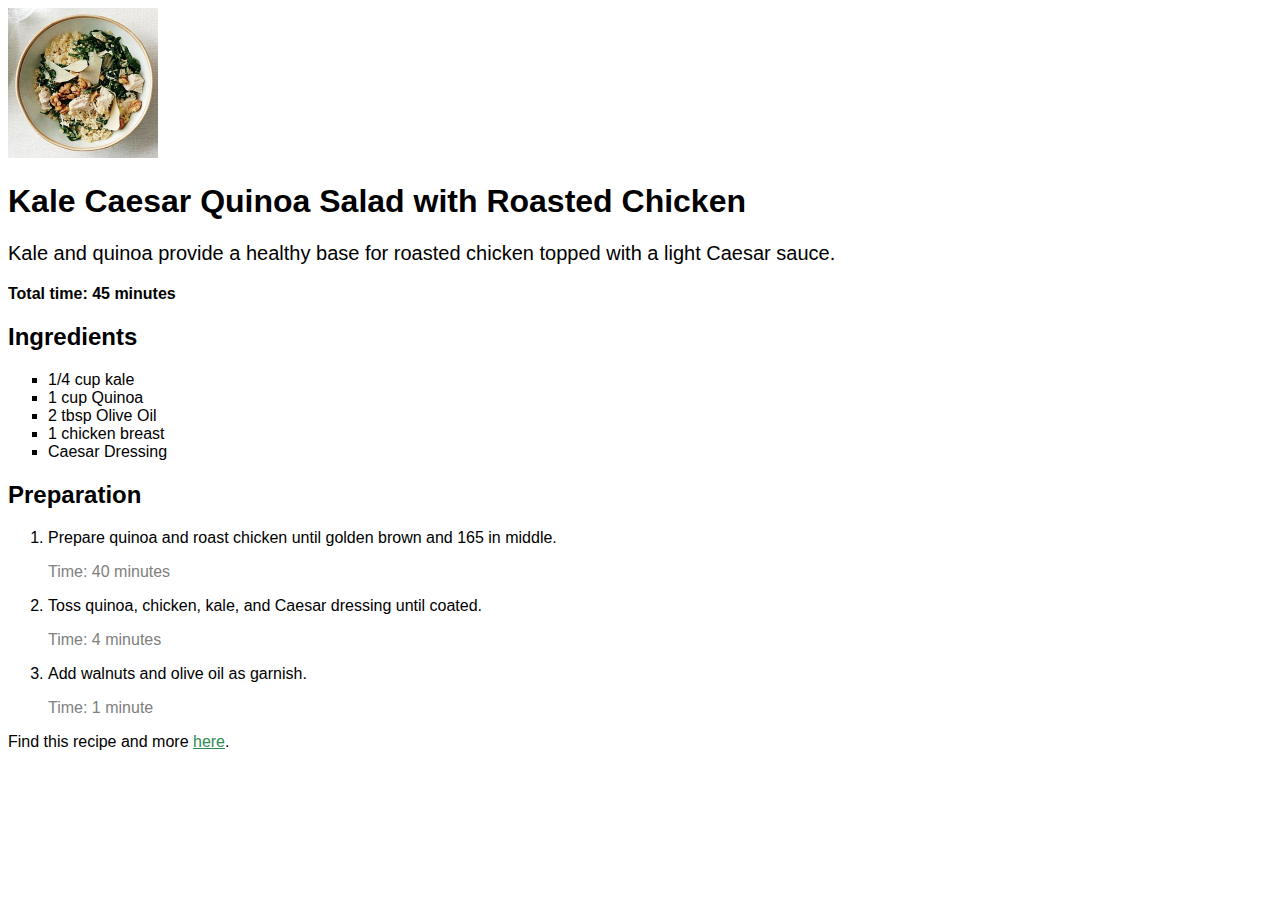
<file: 1-Healthy-Recipes/index.html>
<!DOCTYPE html>
<html>
  <head>
    <title>Quinoa and Kale Salad Recipe</title>
    <link href="style.css" type="text/css" rel="stylesheet" />
  </head>

  <body>
    <img src="salad.jpg" alt="Kale Caeasar Salad" />
    <h1>Kale Caesar Quinoa Salad with Roasted Chicken</h1>
    <p class="description">
      Kale and quinoa provide a healthy base for roasted chicken topped with a
      light Caesar sauce.
    </p>

    <p id="cook-time">Total time: 45 minutes</p>

    <h2>Ingredients</h2>
    <ul class="ingredients">
      <li>1/4 cup kale</li>
      <li>1 cup Quinoa</li>
      <li>2 tbsp Olive Oil</li>
      <li>1 chicken breast</li>
      <li>Caesar Dressing</li>
    </ul>

    <h2>Preparation</h2>
    <ol>
      <li>
        <p>
          Prepare quinoa and roast chicken until golden brown and 165 in middle.
        </p>
        <p class="time">Time: 40 minutes</p>
      </li>
      <li>
        <p>Toss quinoa, chicken, kale, and Caesar dressing until coated.</p>
        <p class="time">Time: 4 minutes</p>
      </li>
      <li>
        <p>Add walnuts and olive oil as garnish.</p>
        <p class="time">Time: 1 minute</p>
      </li>
    </ol>

    <p class="citation">
      Find this recipe and more
      <a
        href="http://www.myrecipes.com/recipe/kale-caesar-salad-chicken"
        target="_blank"
        class="external-link"
        >here</a
      >.
    </p>
  </body>
</html>
</file>
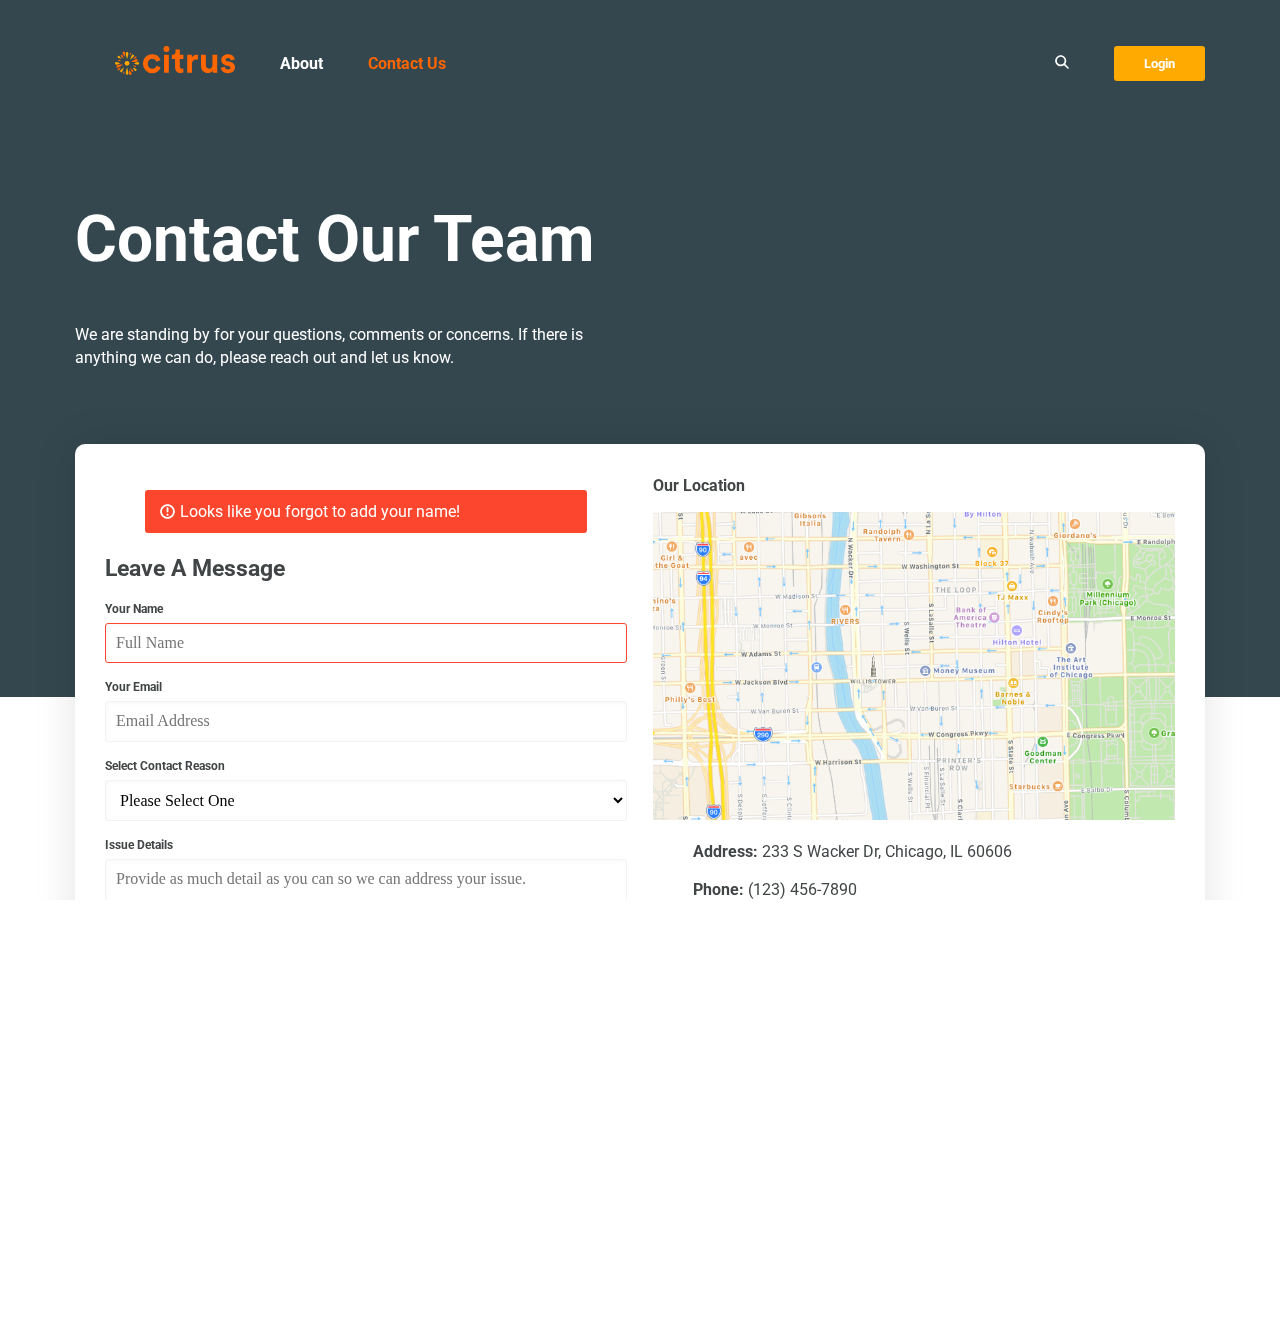
<file: 11-Citrus-Contact-Form/index.html>
<!DOCTYPE html>
<html lang="en">
  <head>
    <title>Color For UI</title>

    <!-- Meta -->
    <meta charset="utf-8" />
    <meta content="IE=edge,chrome=1" http-equiv="X-UA-Compatible" />
    <meta
      name="viewport"
      content="width=device-width, initial-scale=1.0, maximum-scale=1 user-scalable=no"
    />

    <!-- CSS -->
    <link
      rel="stylesheet"
      type="text/css"
      href="./resources/css/normalize.css"
    />
    <link rel="stylesheet" type="text/css" href="./resources/css/style.css" />

    <!-- Fonts -->
    <link
      href="https://fonts.googleapis.com/css?family=Roboto:400,700"
      rel="stylesheet"
    />
  </head>
  <body>
    <!-- Site Wide Header -->
    <header role="banner" aria-label="site-wide-navigation" class="site-header">
      <div class="container">
        <nav role="navigation" aria-label="navigation" class="site-header-nav">
          <ul class="site-nav-left">
            <li>
              <a href="#">
                <img
                  src="./resources/images/logo.svg"
                  alt="Citrus"
                  class="logo"
                />
              </a>
            </li>
            <li>
              <a href="#" class="site-nav-link">About</a>
            </li>
            <li>
              <a href="#" class="site-nav-link-active">Contact Us</a>
            </li>
          </ul>
          <ul class="site-nav-right">
            <li>
              <a
                href="#"
                class="site-nav-link"
                aria-label="site-wide-search-button"
                role="button"
              >
                <img src="./resources/images/icon-search.svg" alt="Search" />
              </a>
            </li>
            <li>
              <a
                href="#"
                class="button button-secondary button-small site-nav-link"
                >Login</a
              >
            </li>
          </ul>
        </nav>
      </div>
    </header>
    <!-- Site Main Content -->
    <main role="main" class="site-main">
      <header aria-labelledby="page-title" class="clearfix site-main-header">
        <div class="container">
          <h1 id="page-title">Contact Our Team</h1>
          <p class="col-1-2">
            We are standing by for your questions, comments or concerns. If
            there is anything we can do, please reach out and let us know.
          </p>
        </div>
      </header>
      <section
        role="region"
        aria-label="contact-form"
        class="site-main-section"
      >
        <div class="container">
          <div class="card contact-form-container">
            <div class="clearfix">
              <div class="col-1-2">
                <figure class="alert alert-error">
                  <div class="alert-content">
                    <img
                      src="./resources/images/icon-help.svg"
                      alt="Help indicator"
                    />
                    <p>Looks like you forgot to add your name!</p>
                  </div>
                </figure>
                <h2 class="section-header">Leave A Message</h2>
                <form role="form" class="clearfix">
                  <label for="name">Your Name</label>
                  <input
                    id="name"
                    type="text"
                    placeholder="Full Name"
                    class="input-error"
                  />
                  <label for="email">Your Email</label>
                  <input id="email" type="email" placeholder="Email Address" />
                  <label for="select">Select Contact Reason</label>
                  <select id="select">
                    <option selected disabled>Please Select One</option>
                    <option>Customer Service Question</option>
                    <option>Billing Question</option>
                    <option>Website Question</option>
                  </select>
                  <label for="issue">Issue Details</label>
                  <textarea
                    id="issue"
                    placeholder="Provide as much detail as you can so we can address your issue."
                  ></textarea>
                  <input
                    type="submit"
                    value="Submit Message"
                    class="button button-primary float-right"
                  />
                </form>
              </div>
              <div class="col-1-2">
                <p><b>Our Location</b></p>
                <img src="./resources/images/map.jpg" alt="Office Location" />
                <ul class="location-details">
                  <li><b>Address:</b> 233 S Wacker Dr, Chicago, IL 60606</li>
                  <li><b>Phone:</b> (123) 456-7890</li>
                  <li><b>Email:</b> support@citrusmail.com</li>
                </ul>
              </div>
            </div>
          </div>
        </div>
      </section>
      <div class="site-main-background" arai-hidden="true"></div>
    </main>
    <!-- Site Wide Footer -->
    <footer role="contentinfo" class="footer">
      <div class="container">
        <nav role="navigation" class="clearfix">
          <ul class="col-1-4 footer-section">
            <li>
              <img
                src="./resources/images/logo.svg"
                alt="Citrus"
                class="logo"
              />
            </li>
            <li>
              <p>
                <small>All Rights Reserved | &copy; <time>2017</time></small>
              </p>
            </li>
          </ul>
          <div class="col-1-4 footer-section" aria-labelledby="product-pages">
            <p id="product-pages"><b>About</b></p>
            <ul>
              <li>
                <a href="#">Features</a>
              </li>
              <li>
                <a href="#">Pricing</a>
              </li>
              <li>
                <a href="#">Schedule Demo</a>
              </li>
            </ul>
          </div>
          <div class="col-1-4 footer-section" aria-labelledby="support-pages">
            <p id="support-pages"><b>Support</b></p>
            <ul>
              <li>
                <a href="#">FAQ</a>
              </li>
              <li>
                <a href="#">Documentation</a>
              </li>
              <li>
                <a href="#">API Status</a>
              </li>
            </ul>
          </div>
          <div class="col-1-4 footer-section" arai-labelledby="social-links">
            <p id="support-pages"><b>Stay Up To Date</b></p>
            <form>
              <input
                type="email"
                placeholder="Your emaill address"
                class="footer-email-input"
              />
              <input
                type="submit"
                value="Submit"
                class="button button-secondary footer-email-button"
              />
            </form>
          </div>
        </nav>
      </div>
    </footer>
  </body>
</html>
</file>
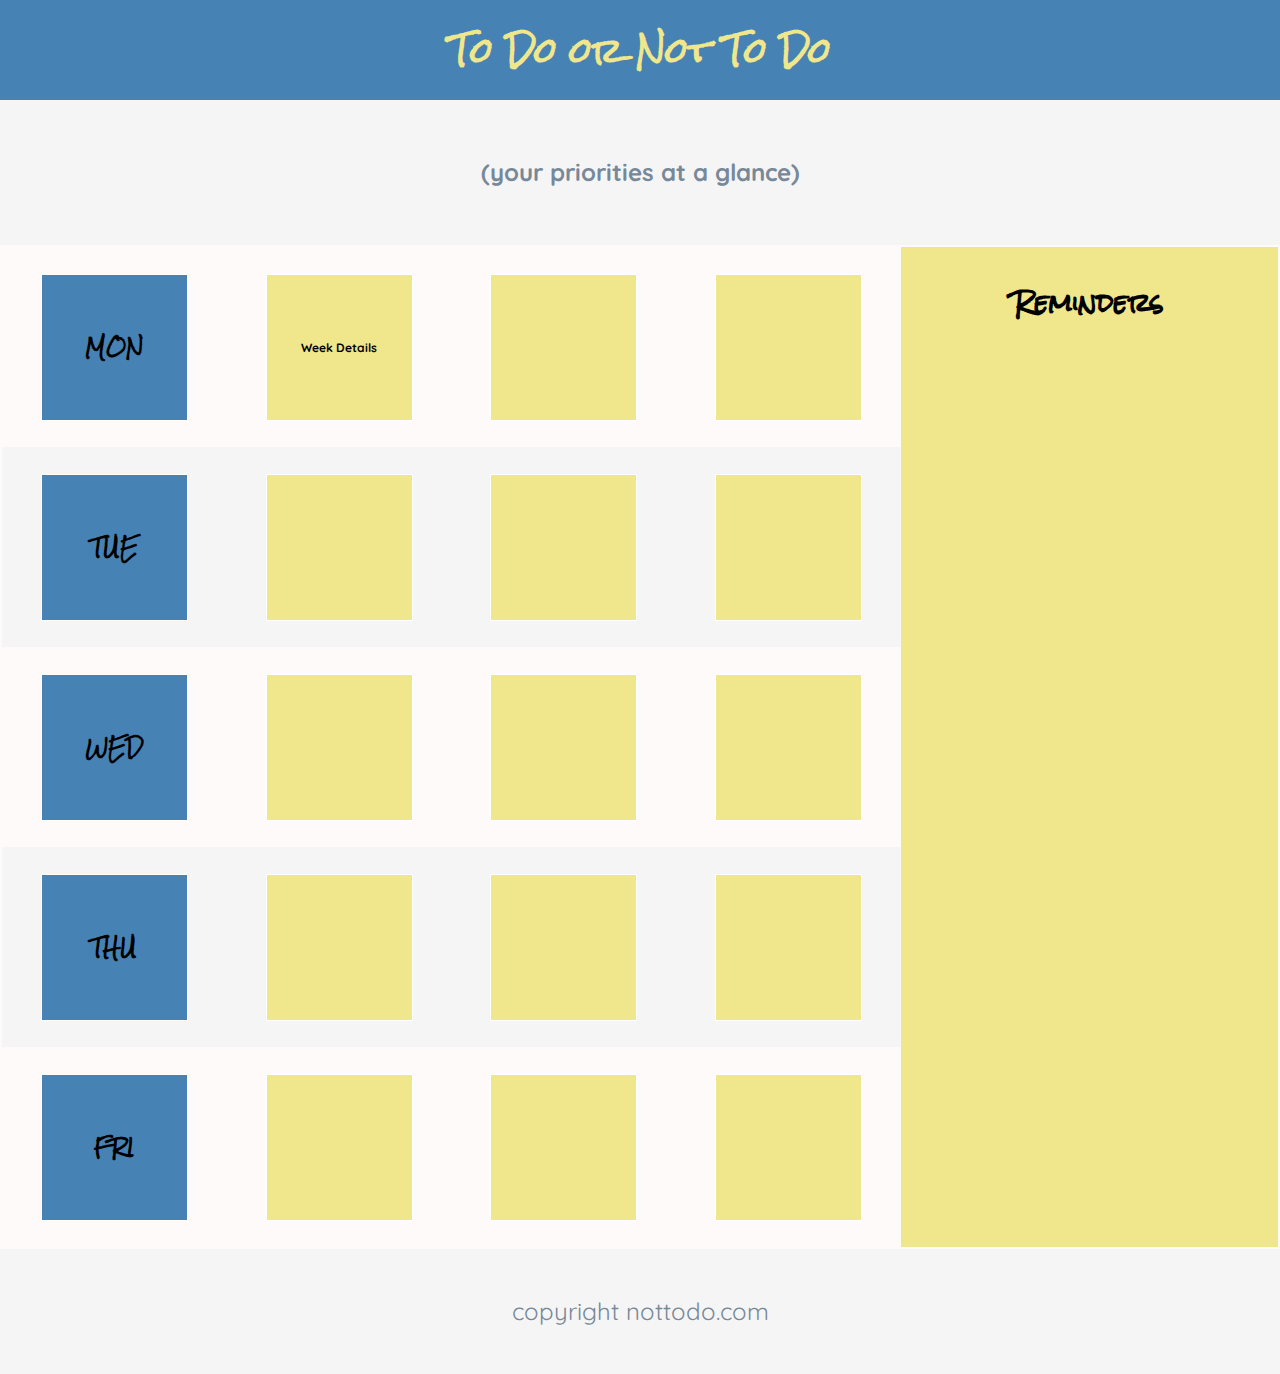
<file: 15-Flexbox-To-Do/index.html>
<!DOCTYPE html>
<html>
  <head>
    <title>To Do App</title>
    <link rel="stylesheet" href="style.css" />
    <link
      href="https://fonts.googleapis.com/css?family=Quicksand"
      rel="stylesheet"
    />
    <link
      href="https://fonts.googleapis.com/css?family=Rock+Salt"
      rel="stylesheet"
    />
  </head>
  <body>
    <!-- Header -->
    <div id="header">
      <h1>To Do or Not To Do</h1>
      <h2 class="tagline">(your priorities at a glance)</h2>
    </div>

    <!-- App Container -->
    <div class="container">
      <!-- To Do Section -->
      <div class="week">
        <div class="row secondary-background">
          <div class="day square"><h3>MON</h3></div>
          <div class="task square">
            <p>Week Details</p>
          </div>
          <div class="task square"></div>
          <div class="task square"></div>
        </div>
        <div class="row">
          <div class="day square"><h3>TUE</h3></div>
          <div class="task square"></div>
          <div class="task square"></div>
          <div class="task square"></div>
        </div>
        <div class="row secondary-background">
          <div class="day square"><h3>WED</h3></div>
          <div class="task square"></div>
          <div class="task square"></div>
          <div class="task square"></div>
        </div>
        <div class="row">
          <div class="day square"><h3>THU</h3></div>
          <div class="task square"></div>
          <div class="task square"></div>
          <div class="task square"></div>
        </div>
        <div class="row secondary-background">
          <div class="day square"><h3>FRI</h3></div>
          <div class="task square"></div>
          <div class="task square"></div>
          <div class="task square"></div>
        </div>
      </div>

      <!-- Reminders Section -->
      <div class="reminders">
        <h3>Reminders</h3>
      </div>
    </div>

    <!-- Footer -->
    <footer>
      <span class="tagline">copyright nottodo.com</span>
    </footer>
  </body>
</html>
</file>
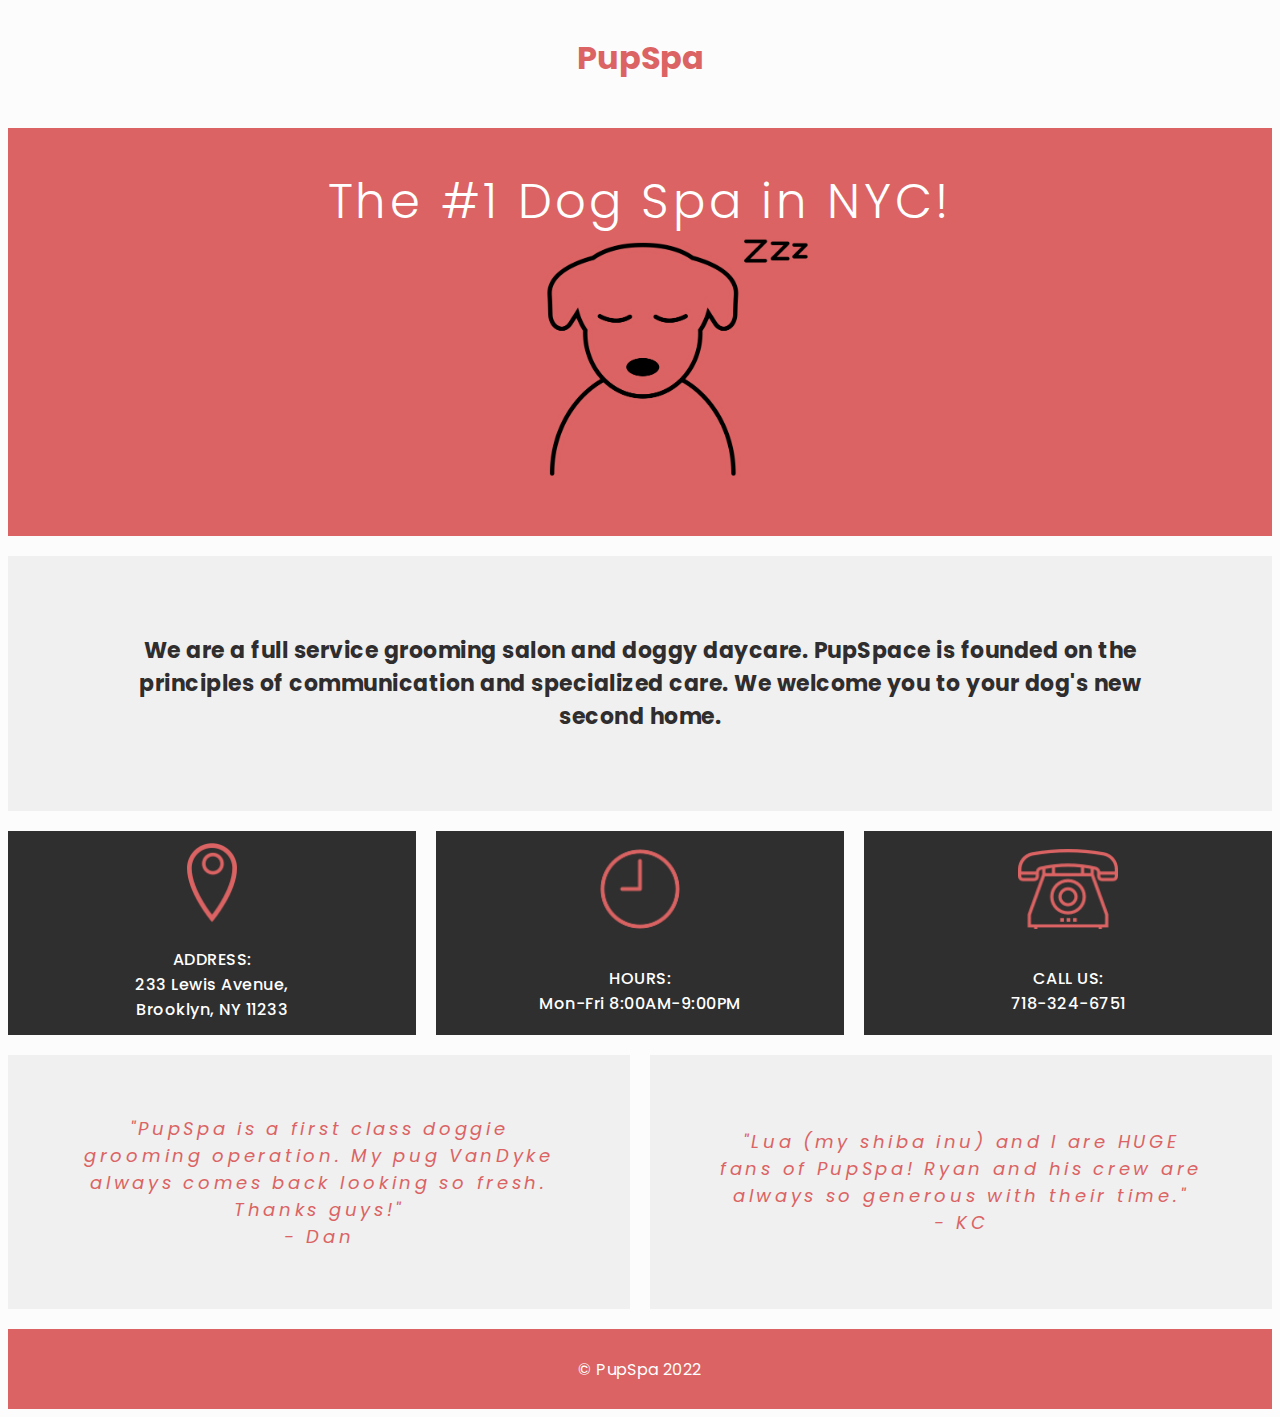
<file: 17-Grid-PupSpa/index.html>
<!DOCTYPE html>
<html>
  <head>
    <meta charset="utf-8" />
    <title>PupSpa</title>
    <link
      href="https://fonts.googleapis.com/css2?family=Poppins:wght@400;700&display=swap"
      rel="stylesheet"
    />
    <link rel="stylesheet" href="./assets/css/style.css" />
  </head>

  <body>
    <div class="grid">
      <header>
        <p class="title">PupSpa</p>
      </header>

      <div class="banner">
        <div class="banner-contents">
          <p>The #1 Dog Spa in NYC!</p>
          <img src="./assets/images/dog.png" class="dog" />
        </div>
      </div>

      <div class="about">
        <p class="text">
          We are a full service grooming salon and doggy daycare. PupSpace is
          founded on the principles of communication and specialized care. We
          welcome you to your dog's new second home.
        </p>
      </div>

      <div class="box address">
        <img src="./assets/images/marker.png" class="icon" />
        <p>ADDRESS: <br />233 Lewis Avenue, <br />Brooklyn, NY 11233</p>
      </div>

      <div class="box hours">
        <img src="./assets/images/clock.png" class="icon" />
        <p>HOURS: <br />Mon-Fri 8:00AM-9:00PM</p>
      </div>

      <div class="box call-us">
        <img src="./assets/images/telephone.webp" class="icon" />
        <p>CALL US: <br />718-324-6751</p>
      </div>

      <div class="testimonial one">
        <p>
          "PupSpa is a first class doggie grooming operation. My pug VanDyke
          always comes back looking so fresh. Thanks guys!" <br />
          - Dan
        </p>
      </div>

      <div class="testimonial two">
        <p>
          "Lua (my shiba inu) and I are HUGE fans of PupSpa! Ryan and his crew
          are always so generous with their time." <br />
          - KC
        </p>
      </div>

      <footer>
        <p>️&copy; PupSpa 2022</p>
      </footer>
    </div>
  </body>
</html>
</file>
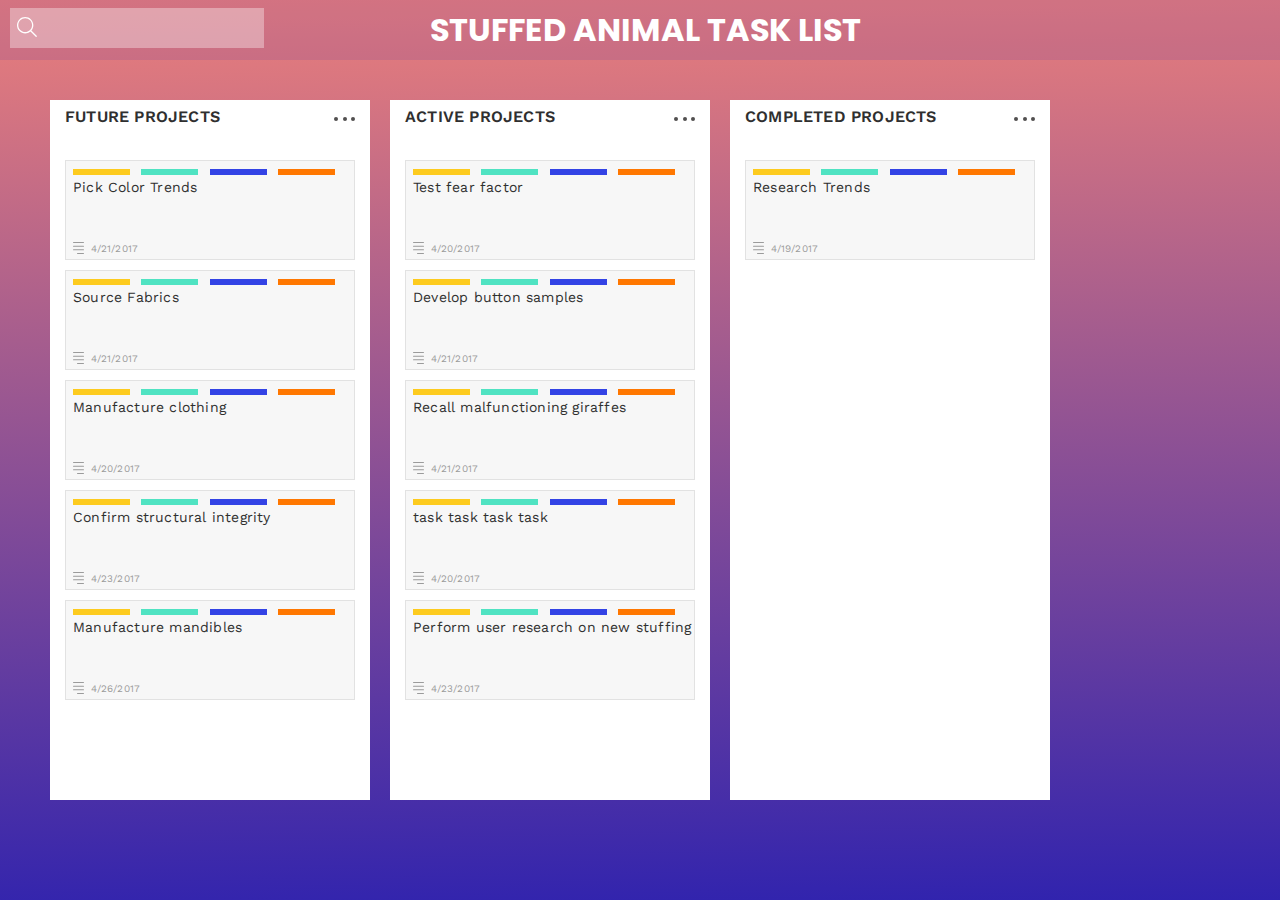
<file: 18-Grid-Stuffed-Animal-Task-List/index.html>
<!DOCTYPE html>
<html>
  <head>
    <title>Project Task Board</title>
    <link rel="stylesheet" href="./assets/css/normalize.css" />
    <link rel="stylesheet" href="./assets/css/style.css" />
    <link rel="preconnect" href="https://fonts.googleapis.com" />
    <link rel="preconnect" href="https://fonts.gstatic.com" crossorigin />
    <link
      href="https://fonts.googleapis.com/css2?family=Poppins&family=Work+Sans&display=swap"
      rel="stylesheet"
    />
  </head>
  <body>
    <div class="navbar">
      <div class="search-bar">
        <img class="search-icon" src="./assets/images/search_icon.svg" />
      </div>
      <h1>STUFFED ANIMAL TASK LIST</h1>
    </div>
    <div class="site-body">
      <div class="container">
        <div class="card-column future-projects">
          <div class="taskgroup-heading">
            <h2>FUTURE PROJECTS</h2>
            <div class="ellipsis-icon">
              <img src="./assets/images/oval-copy.svg" />
              <img src="./assets/images/oval-copy.svg" />
              <img src="./assets/images/oval-copy.svg" />
            </div>
          </div>
          <div class="card future-i">
            <div class="rectangle yellow"></div>
            <div class="rectangle green"></div>
            <div class="rectangle blue"></div>
            <div class="rectangle orange"></div>
            <p class="task-description">Pick Color Trends</p>
            <img class="list-icon" src="./assets/images/list_icon.svg" />
            <p class="task-date">4/21/2017</p>
          </div>
          <div class="card future-ii">
            <div class="rectangle yellow"></div>
            <div class="rectangle green"></div>
            <div class="rectangle blue"></div>
            <div class="rectangle orange"></div>
            <p class="task-description">Source Fabrics</p>
            <img class="list-icon" src="./assets/images/list_icon.svg" />
            <p class="task-date">4/21/2017</p>
          </div>
          <div class="card future-iii">
            <div class="rectangle yellow"></div>
            <div class="rectangle green"></div>
            <div class="rectangle blue"></div>
            <div class="rectangle orange"></div>
            <p class="task-description">Manufacture clothing</p>
            <img class="list-icon" src="./assets/images/list_icon.svg" />
            <p class="task-date">4/20/2017</p>
          </div>
          <div class="card future-iv">
            <div class="rectangle yellow"></div>
            <div class="rectangle green"></div>
            <div class="rectangle blue"></div>
            <div class="rectangle orange"></div>
            <p class="task-description">Confirm structural integrity</p>
            <img class="list-icon" src="./assets/images/list_icon.svg" />
            <p class="task-date">4/23/2017</p>
          </div>
          <div class="card future-v">
            <div class="rectangle yellow"></div>
            <div class="rectangle green"></div>
            <div class="rectangle blue"></div>
            <div class="rectangle orange"></div>
            <p class="task-description">Manufacture mandibles</p>
            <img class="list-icon" src="./assets/images/list_icon.svg" />
            <p class="task-date">4/26/2017</p>
          </div>
        </div>
        <div class="card-column active-projects">
          <div class="taskgroup-heading">
            <h2>ACTIVE PROJECTS</h2>
            <div class="ellipsis-icon">
              <img src="./assets/images/oval-copy.svg" />
              <img src="./assets/images/oval-copy.svg" />
              <img src="./assets/images/oval-copy.svg" />
            </div>
          </div>
          <div class="card project-i">
            <div class="rectangle yellow"></div>
            <div class="rectangle green"></div>
            <div class="rectangle blue"></div>
            <div class="rectangle orange"></div>
            <p class="task-description">Test fear factor</p>
            <img class="list-icon" src="./assets/images/list_icon.svg" />
            <p class="task-date">4/20/2017</p>
          </div>
          <div class="card project-ii">
            <div class="rectangle yellow"></div>
            <div class="rectangle green"></div>
            <div class="rectangle blue"></div>
            <div class="rectangle orange"></div>
            <p class="task-description">Develop button samples</p>
            <img class="list-icon" src="./assets/images/list_icon.svg" />
            <p class="task-date">4/21/2017</p>
          </div>
          <div class="card project-iii">
            <div class="rectangle yellow"></div>
            <div class="rectangle green"></div>
            <div class="rectangle blue"></div>
            <div class="rectangle orange"></div>
            <p class="task-description">Recall malfunctioning giraffes</p>
            <img class="list-icon" src="./assets/images/list_icon.svg" />
            <p class="task-date">4/21/2017</p>
          </div>
          <div class="card project-iv">
            <div class="rectangle yellow"></div>
            <div class="rectangle green"></div>
            <div class="rectangle blue"></div>
            <div class="rectangle orange"></div>
            <p class="task-description">task task task task</p>
            <img class="list-icon" src="./assets/images/list_icon.svg" />
            <p class="task-date">4/20/2017</p>
          </div>
          <div class="card project-v">
            <div class="rectangle yellow"></div>
            <div class="rectangle green"></div>
            <div class="rectangle blue"></div>
            <div class="rectangle orange"></div>
            <p class="task-description">
              Perform user research on new stuffing
            </p>
            <img class="list-icon" src="./assets/images/list_icon.svg" />
            <p class="task-date">4/23/2017</p>
          </div>
        </div>
        <div class="card-column completed-projects">
          <div class="taskgroup-heading">
            <h2>COMPLETED PROJECTS</h2>
            <div class="ellipsis-icon">
              <img src="./assets/images/oval-copy.svg" />
              <img src="./assets/images/oval-copy.svg" />
              <img src="./assets/images/oval-copy.svg" />
            </div>
          </div>
          <div class="card complete-i">
            <div class="rectangle yellow"></div>
            <div class="rectangle green"></div>
            <div class="rectangle blue"></div>
            <div class="rectangle orange"></div>
            <p class="task-description">Research Trends</p>
            <img class="list-icon" src="./assets/images/list_icon.svg" />
            <p class="task-date">4/19/2017</p>
          </div>
        </div>
      </div>
    </div>
  </body>
</html>
</file>
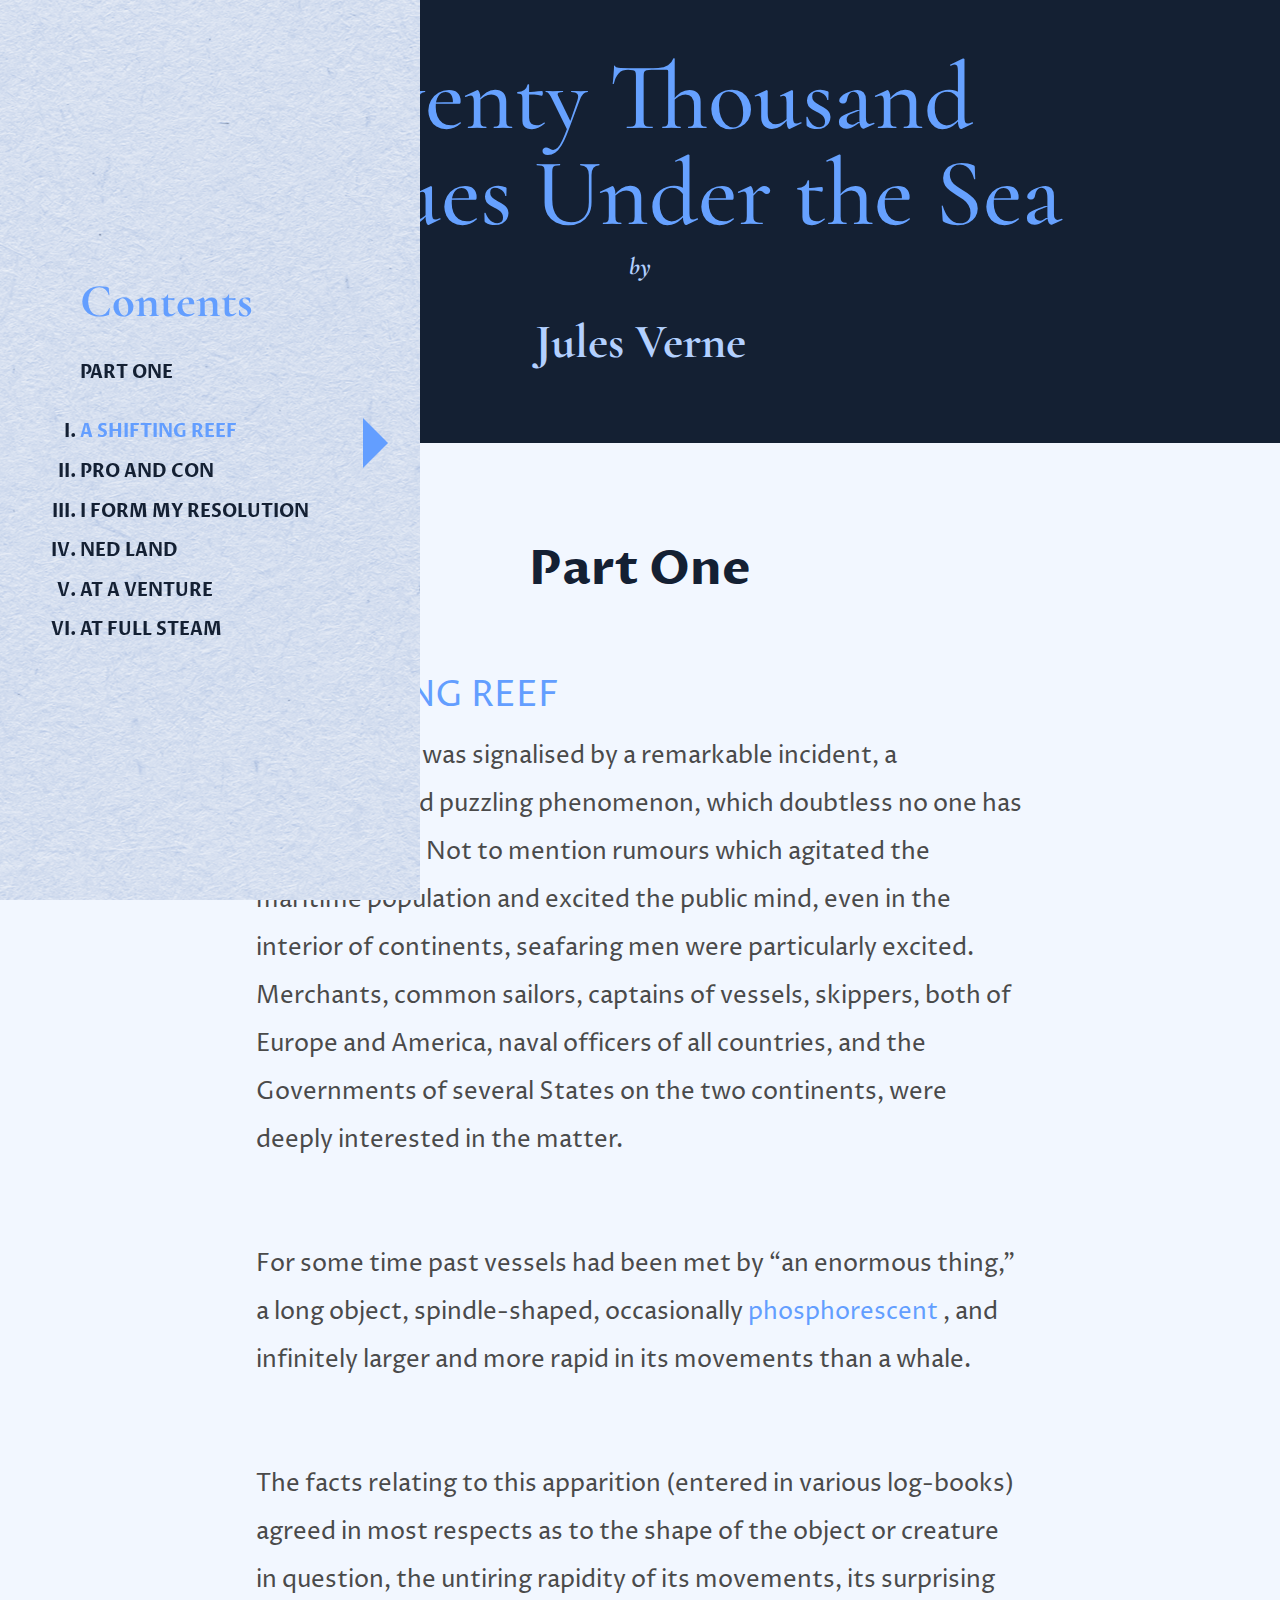
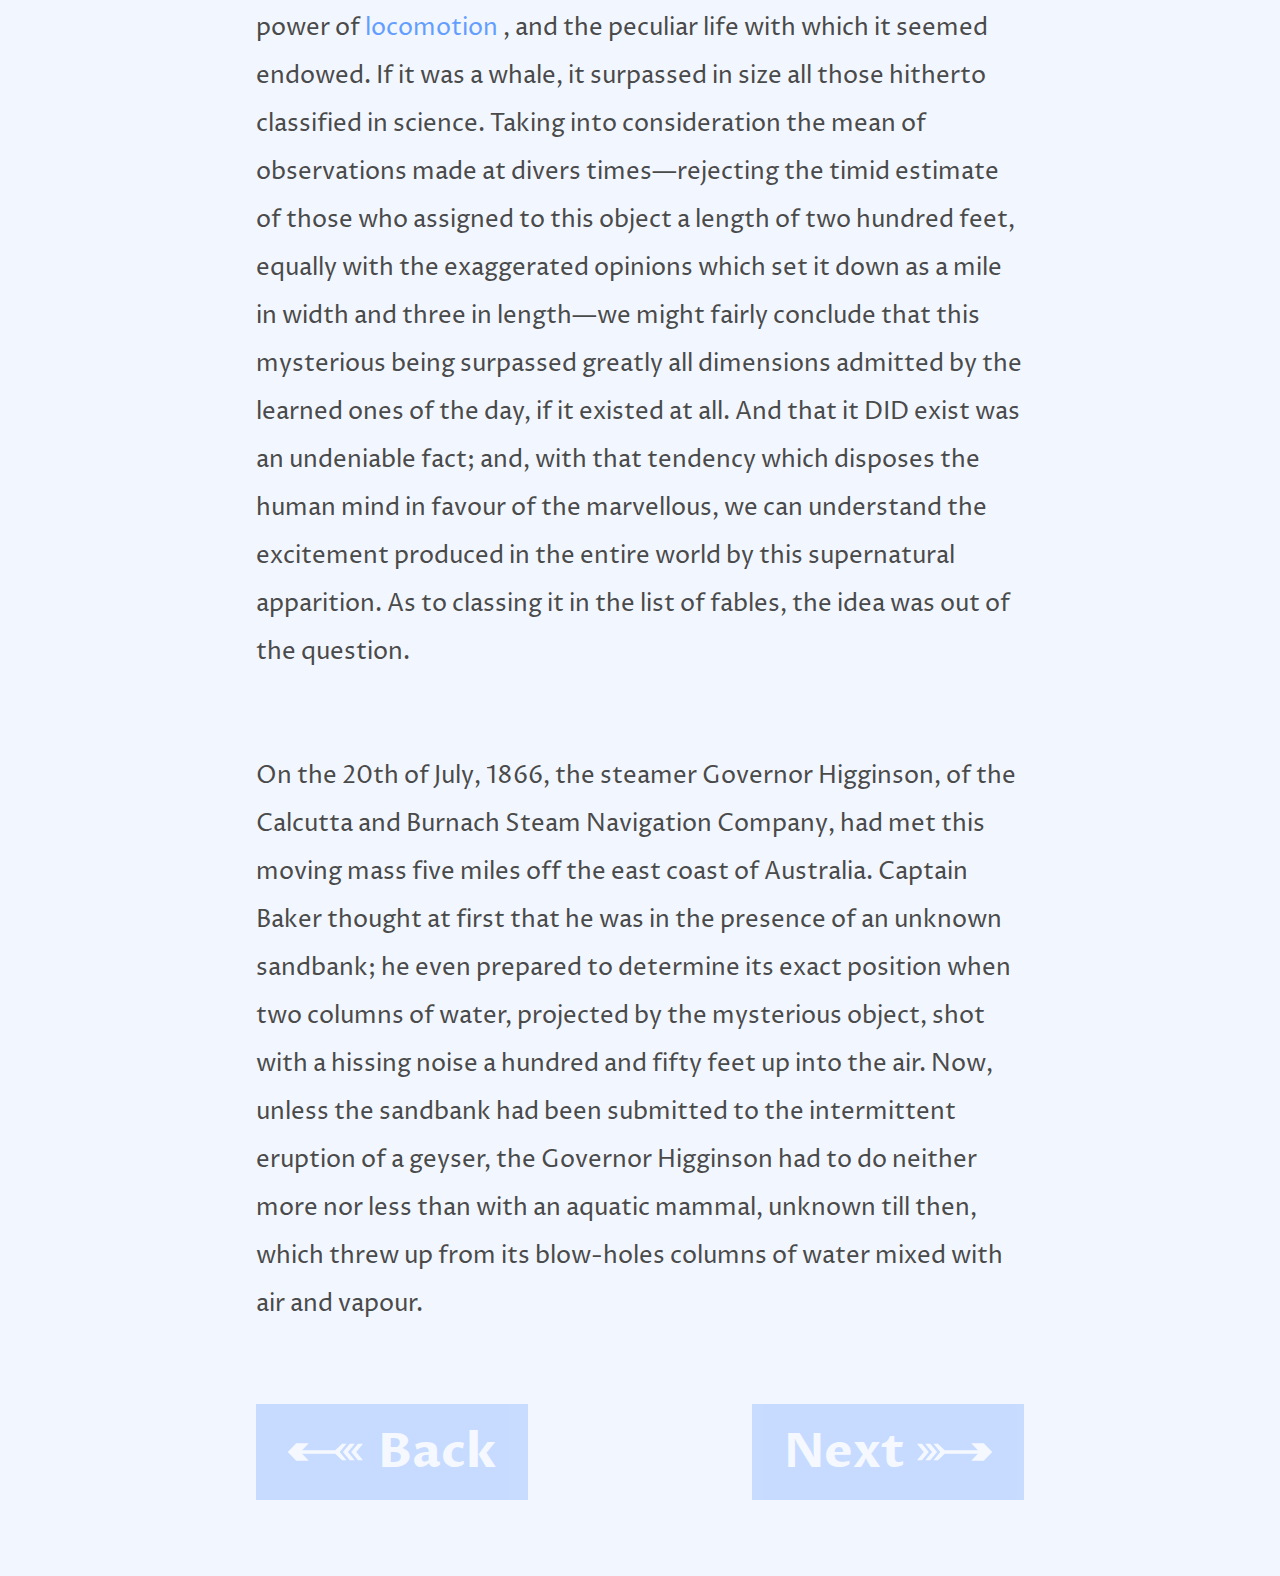
<file: 19-20000-Leagues-Under-The-Sea/index.html>
<!DOCTYPE html>
<html>
  <head>
    <title>20,000 Leagues Under The Sea</title>
    <link rel="stylesheet" type="text/css" href="resources/css/reset.css" />
    <link rel="stylesheet" type="text/css" href="resources/css/style.css" />
    <link
      href="https://fonts.googleapis.com/css?family=Cormorant+Garamond:500,700,700i"
      rel="stylesheet"
    />
    <link
      href="https://fonts.googleapis.com/css?family=Proza+Libre:400,500,700"
      rel="stylesheet"
    />
  </head>
  <body>
    <!-- Navigation Bar -->

    <nav>
      <div class="hover-content">
        <h2>Contents</h2>
        <h3>PART ONE</h3>
        <ol>
          <li><a href="#" class="active">A SHIFTING REEF</a></li>
          <li><a href="#">PRO AND CON</a></li>
          <li><a href="#">I FORM MY RESOLUTION</a></li>
          <li><a href="#">NED LAND</a></li>
          <li><a href="#">AT A VENTURE</a></li>
          <li><a href="#">AT FULL STEAM</a></li>
        </ol>
      </div>
      <div>
        <img
          src="./resources/images/triangle.png"
        />
      </div>
    </nav>

    <!-- Header -->

    <header class="banner">
      <h1>Twenty Thousand Leagues Under the Sea</h1>
      <em>by</em>
      <h2>Jules Verne</h2>
    </header>

    <!-- Book Content -->

    <div class="book-content">
      <h3>Part One</h3>
      <div class="chapter">
        <span class="number">CHAPTER I</span>
        <span class="name">A SHIFTING REEF</span>
      </div>
      <div class="prose">
        The year 1866 was signalised by a remarkable incident, a mysterious and
        puzzling phenomenon, which doubtless no one has yet forgotten. Not to
        mention rumours which agitated the maritime population and excited the
        public mind, even in the interior of continents, seafaring men were
        particularly excited. Merchants, common sailors, captains of vessels,
        skippers, both of Europe and America, naval officers of all countries,
        and the Governments of several States on the two continents, were deeply
        interested in the matter.
      </div>

      <div class="prose">
        For some time past vessels had been met by “an enormous thing,” a long
        object, spindle-shaped, occasionally
        <div class="definable">
          <span class="word">phosphorescent</span
          ><!-- Trailing comments prevents indentation whitespace from displaying between divs.
     -->
          <div class="definition-container">
            <h4>phosphorescent</h4>
            <span class="information">adjective | phos·pho·res·cent</span>
            <ul class="definitions">
              <li>
                Exhibiting a luminescence that is caused by the absorption of
                radiations (as light or electrons) and continues for a
                noticeable time after these radiations have stopped
              </li>
              <li>Exhibiting an enduring luminescence without sensible heat</li>
            </ul>
          </div>
          <!--
 -->
        </div>
        , and infinitely larger and more rapid in its movements than a whale.
      </div>

      <div class="prose">
        The facts relating to this apparition (entered in various log-books)
        agreed in most respects as to the shape of the object or creature in
        question, the untiring rapidity of its movements, its surprising power
        of
        <div class="definable">
          <span class="word">locomotion</span
          ><!--
     -->
          <div class="definition-container">
            <h4>locomotion</h4>
            <span class="information">noun | lo·co·mo·tion</span>
            <ol class="definitions">
              <li>movement or the ability to move from one place to another</li>
            </ol>
          </div>
          <!--
 -->
        </div>
        , and the peculiar life with which it seemed endowed. If it was a whale,
        it surpassed in size all those hitherto classified in science. Taking
        into consideration the mean of observations made at divers
        times—rejecting the timid estimate of those who assigned to this object
        a length of two hundred feet, equally with the exaggerated opinions
        which set it down as a mile in width and three in length—we might fairly
        conclude that this mysterious being surpassed greatly all dimensions
        admitted by the learned ones of the day, if it existed at all. And that
        it DID exist was an undeniable fact; and, with that tendency which
        disposes the human mind in favour of the marvellous, we can understand
        the excitement produced in the entire world by this supernatural
        apparition. As to classing it in the list of fables, the idea was out of
        the question.
      </div>

      <div class="prose">
        On the 20th of July, 1866, the steamer Governor Higginson, of the
        Calcutta and Burnach Steam Navigation Company, had met this moving mass
        five miles off the east coast of Australia. Captain Baker thought at
        first that he was in the presence of an unknown sandbank; he even
        prepared to determine its exact position when two columns of water,
        projected by the mysterious object, shot with a hissing noise a hundred
        and fifty feet up into the air. Now, unless the sandbank had been
        submitted to the intermittent eruption of a geyser, the Governor
        Higginson had to do neither more nor less than with an aquatic mammal,
        unknown till then, which threw up from its blow-holes columns of water
        mixed with air and vapour.
      </div>

      <div class="navigation-buttons">
        <a href="#" class="button"
          ><img
            src="./resources/images/left_arrow.svg"
          /><span class="action">Back</span></a
        >
        <a href="#" class="button"
          ><span class="action">Next</span
          ><img
            src="./resources/images/right_arrow.svg"
        /></a>
      </div>
    </div>
  </body>
</html>
</file>
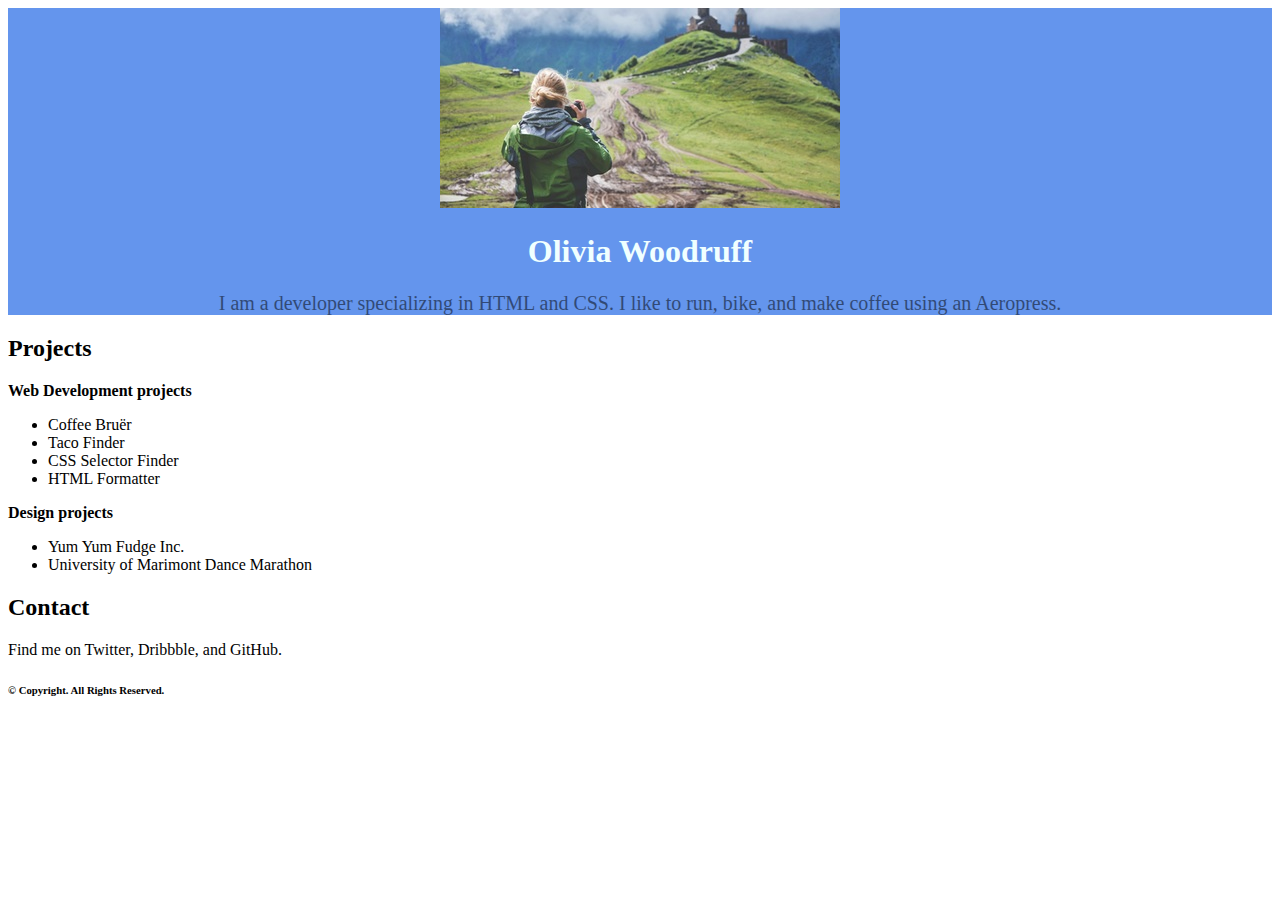
<file: 2-Olivia-Woodruff-Portfolio/index.html>
<!DOCTYPE html>
<html>
  <head>
    <title>Oliva Woodruff</title>
    <link href="style.css" type="text/css" rel="stylesheet" />
  </head>

  <body>
    <div class="header">
      <img src="travel.jpeg" />
      <h1>Olivia Woodruff</h1>
      <p class="about-me">
        I am a developer specializing in HTML and CSS. I like to run, bike, and
        make coffee using an Aeropress.
      </p>
    </div>

    <h2>Projects</h2>
    <p class="title">Web Development projects</p>
    <ul>
      <li>Coffee Bruër</li>
      <li>Taco Finder</li>
      <li>CSS Selector Finder</li>
      <li>HTML Formatter</li>
    </ul>

    <p class="title">Design projects</p>
    <ul>
      <li>Yum Yum Fudge Inc.</li>
      <li>University of Marimont Dance Marathon</li>
    </ul>
    <h2>Contact</h2>
    <p>Find me on Twitter, Dribbble, and GitHub.</p>

    <h6>&copy; Copyright. All Rights Reserved.</h6>
  </body>
</html>
</file>
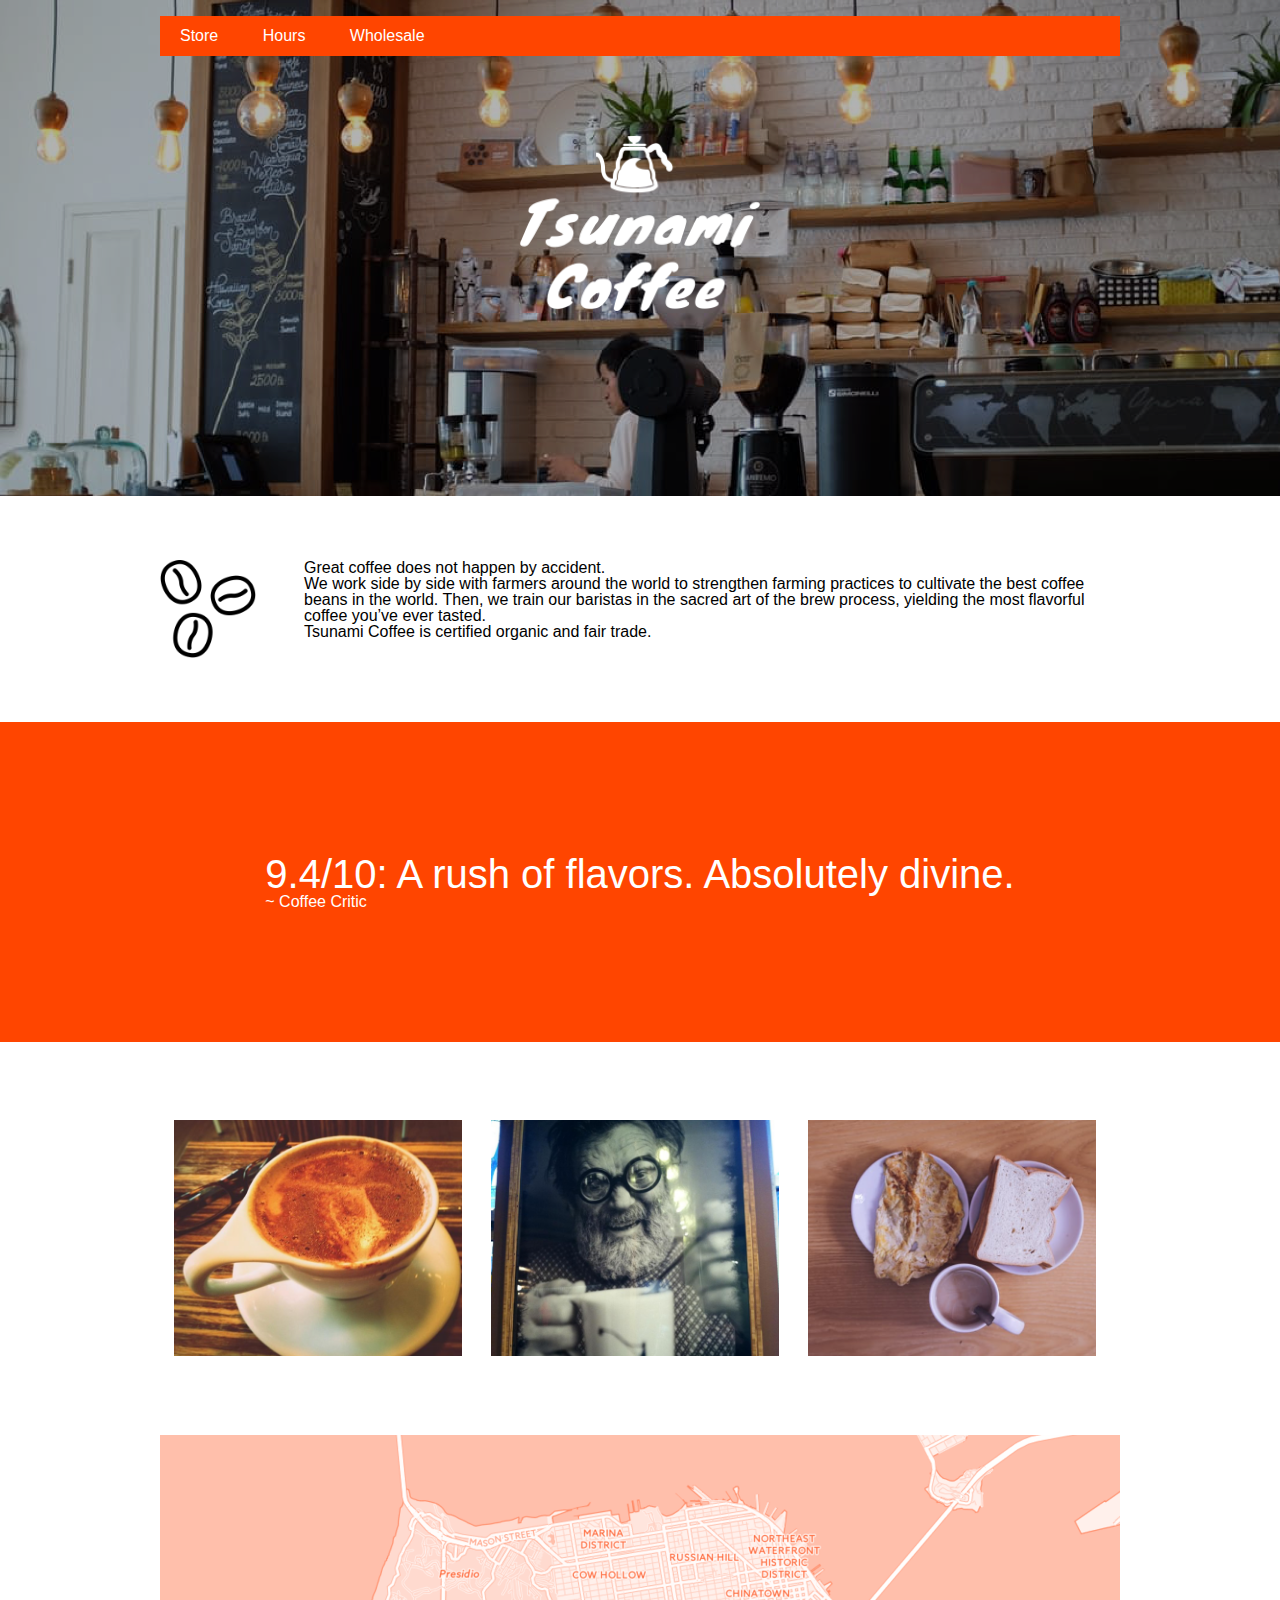
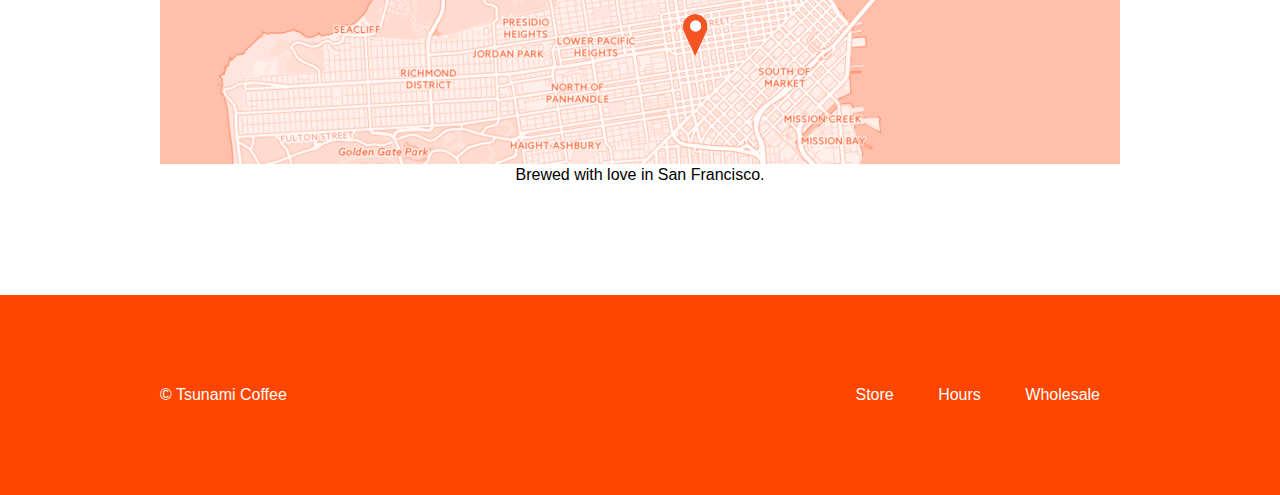
<file: 20-Tsunami Coffee/index.html>
<!DOCTYPE html>
<html>
  <head>
    <title>Tsunami Coffee</title>
    <link rel="stylesheet" type="text/css" href="resources/css/reset.css" />
    <link rel="stylesheet" type="text/css" href="resources/css/style.css" />
  </head>

  <body>
    <div class="main">
      <nav class="container">
        <ul>
          <li>Store</li>
          <li>Hours</li>
          <li>Wholesale</li>
        </ul>
      </nav>
      <img src="./resources/images/logo.webp" />
    </div>

    <div class="container supporting">
      <img src="./resources/images/beans.webp" />
      <div class="description">
        <h2>Great coffee does not happen by accident.</h2>
        <p>
          We work side by side with farmers around the world to strengthen
          farming practices to cultivate the best coffee beans in the world.
          Then, we train our baristas in the sacred art of the brew process,
          yielding the most flavorful coffee you’ve ever tasted.
        </p>
        <p>Tsunami Coffee is certified organic and fair trade.</p>
      </div>
    </div>

    <div class="rating">
      <div class="container">
        <h1>9.4/10: A rush of flavors. Absolutely divine.</h1>
        <p>~ Coffee Critic</p>
      </div>
    </div>

    <div class="container gallery">
      <img src="./resources/images/latte.webp" />
      <img src="./resources/images/coffee-man.webp" />
      <img src="./resources/images/pastries.webp" />
      <div class="clearfix"></div>
    </div>

    <div class="container location">
      <img src="./resources/images/map.webp" />
      <h1>Brewed with love in San Francisco.</h1>
    </div>

    <footer>
      <div class="container">
        <div class="copyright">&copy; Tsunami Coffee</div>

        <nav>
          <ul>
            <li>Store</li>
            <li>Hours</li>
            <li>Wholesale</li>
          </ul>
        </nav>
      </div>
    </footer>
  </body>
</html>
</file>
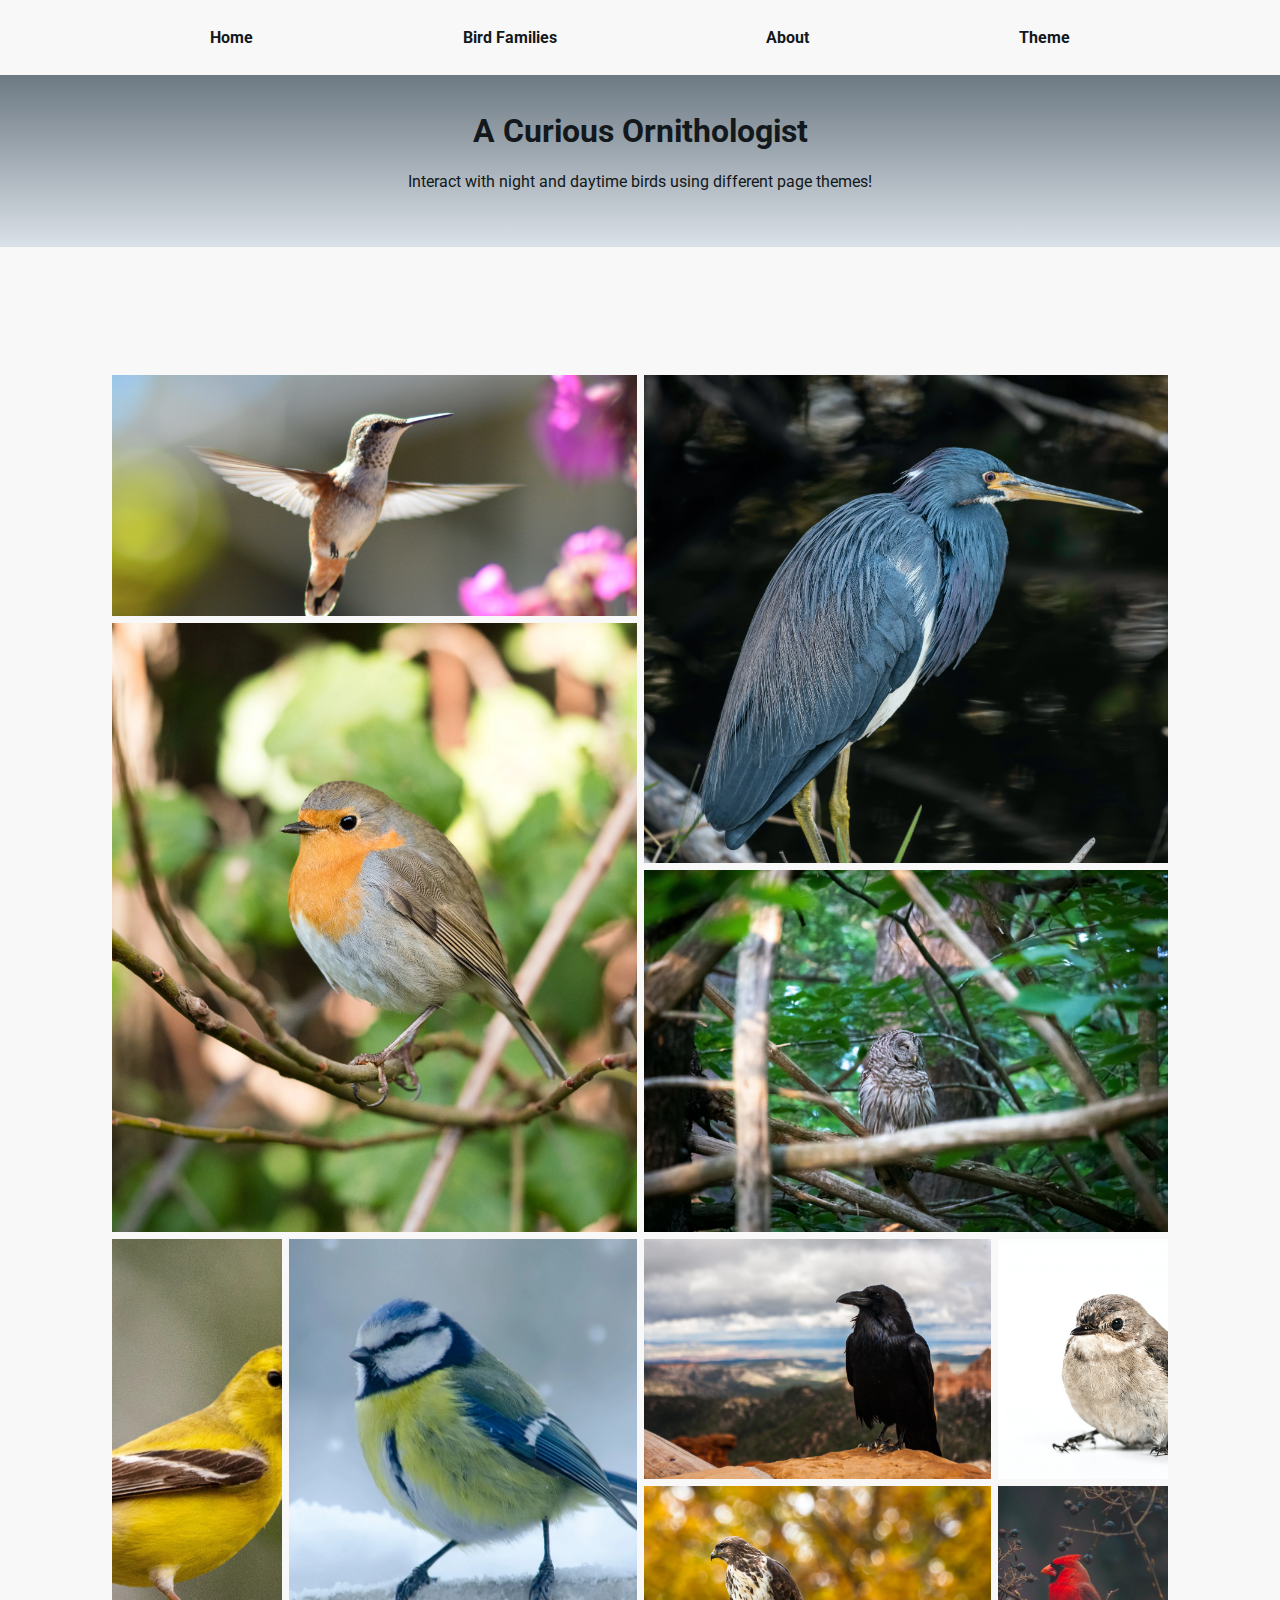
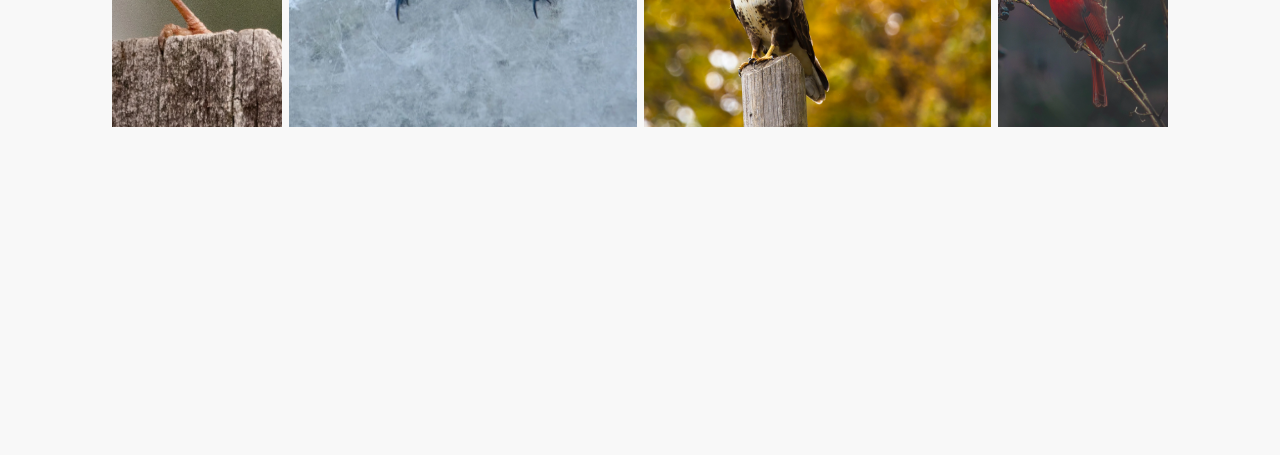
<file: 21 - A Curious Ornithologist/index.html>
<!DOCTYPE html>
<html lang="en">
  <head>
    <meta charset="UTF-8" />
    <meta name="viewport" content="width=device-width, initial-scale=1.0" />
    <title>Curious Ornithologist</title>

    <link rel="preconnect" href="https://fonts.gstatic.com">
    <link href="https://fonts.googleapis.com/css2?family=Roboto:wght@300;400;700&display=swap" rel="stylesheet">
    <link rel="stylesheet" href="style.css" />
    <script defer src="app.js"></script>
  </head>

  <body class="light">
    <!-- Navbar -->
    <nav class="navbar">
      <ul class="navbar-nav">
        <li class="nav-item">Home</li>
        <li class="nav-item">Bird Families</li>
        <li class="nav-item">About</li>

        <li class="nav-item has-dropdown">
          <a href="#">Theme</a>
          <ul class="dropdown">
            <li class="dropdown-item">
              <a id="light" href="#">Light Mode</a>
            </li>
            <li class="dropdown-item">
              <a id="dark" href="#">Dark Mode</a>
            </li>
            <li class="dropdown-item">
              <a id="custom-theme" href="#">Custom Mode</a>
            </li>
          </ul>
        </li>

      </ul>
    </nav>

    <header>
      <h1>A Curious Ornithologist</h1>

      <p>Interact with night and daytime birds using different page themes!</p>
    </header>

    <main>
      <div class="container">
        <div class="">
          <div id="grid" class="grid-wrapper">
            <div id="header-image" class="card header hero col-num"></div>
            <div class="card lrg subhead-1 col-num"></div>
            <div class="card lrg subhead-2 col-num"></div>
            <div class="card block-1"></div>
            <div class="card block-2"></div>
            <div class="card block-3"></div>
            <div class="card block-4"></div>
            <div class="card block-5"></div>
            <div class="card block-6"></div>
            <div class="card block-7"></div>
          </div>
        </div>
    </div>
    </main>
  </body>
</html>
</file>
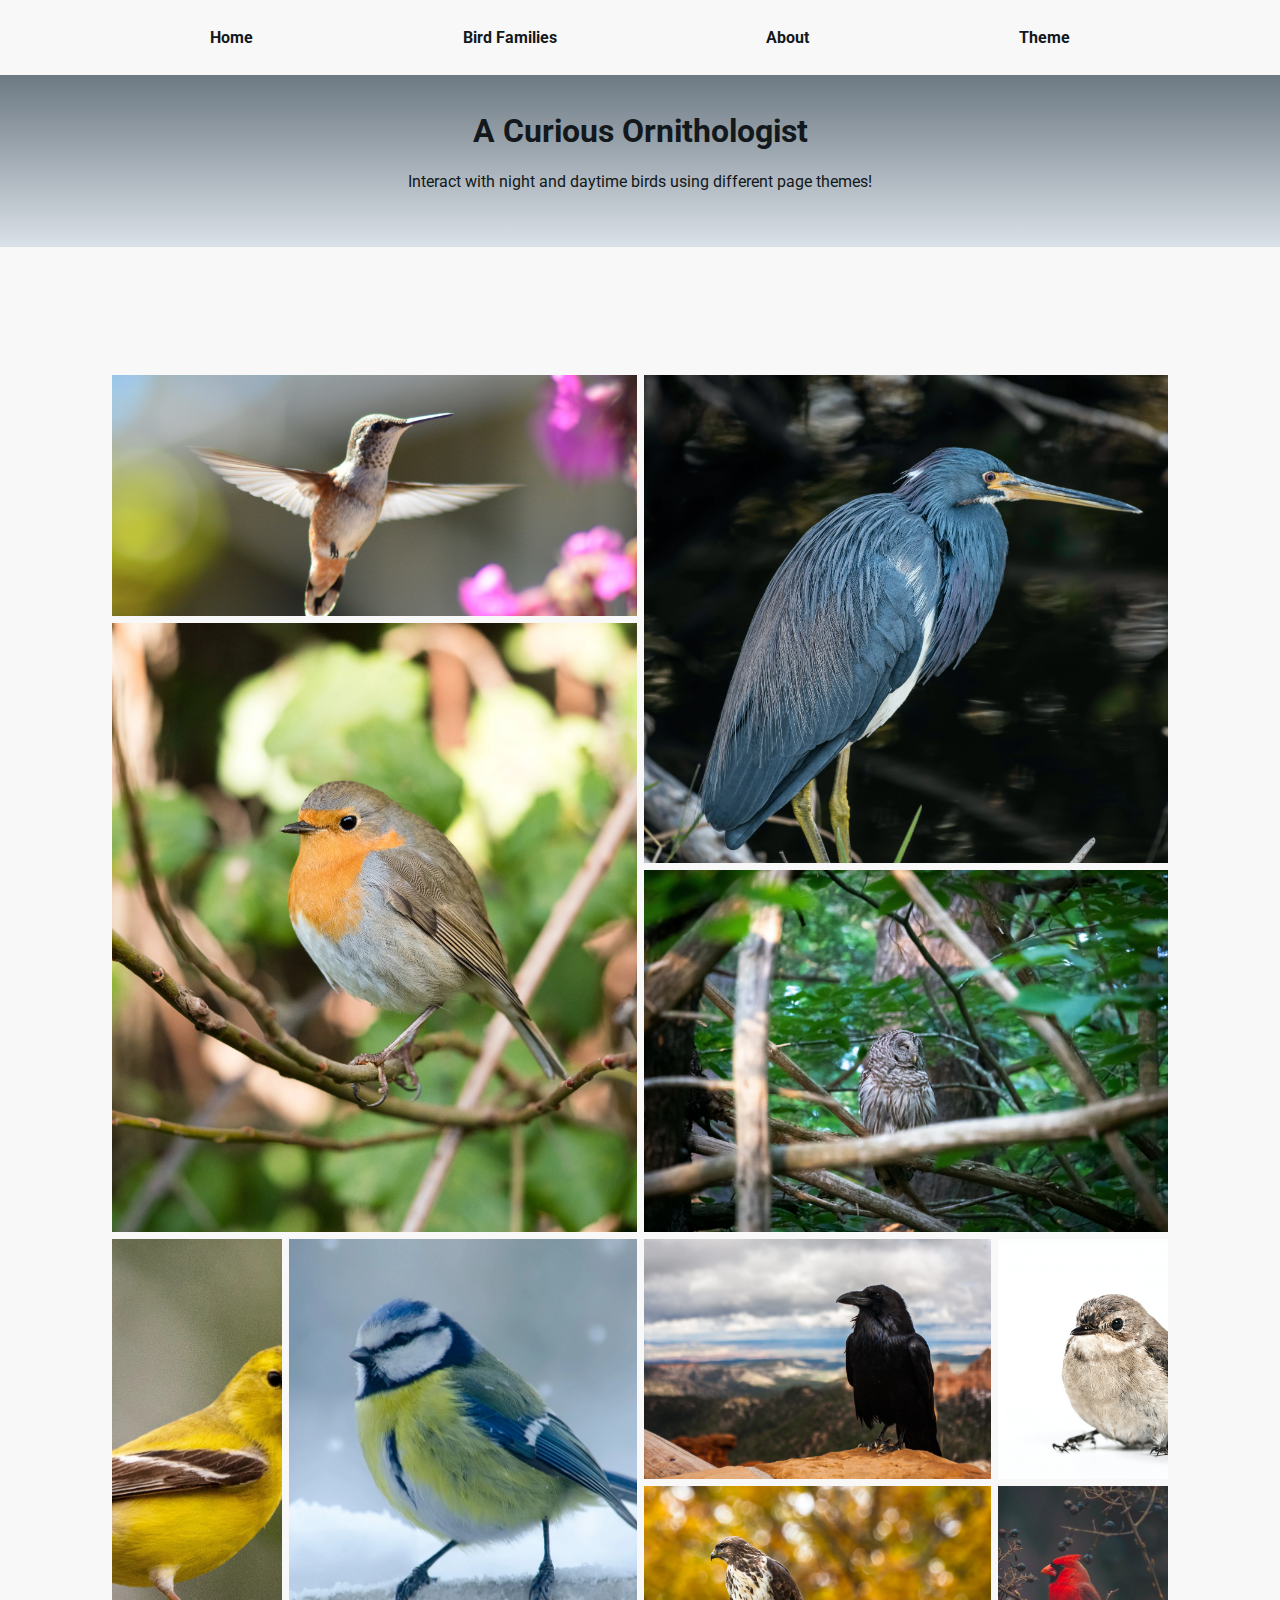
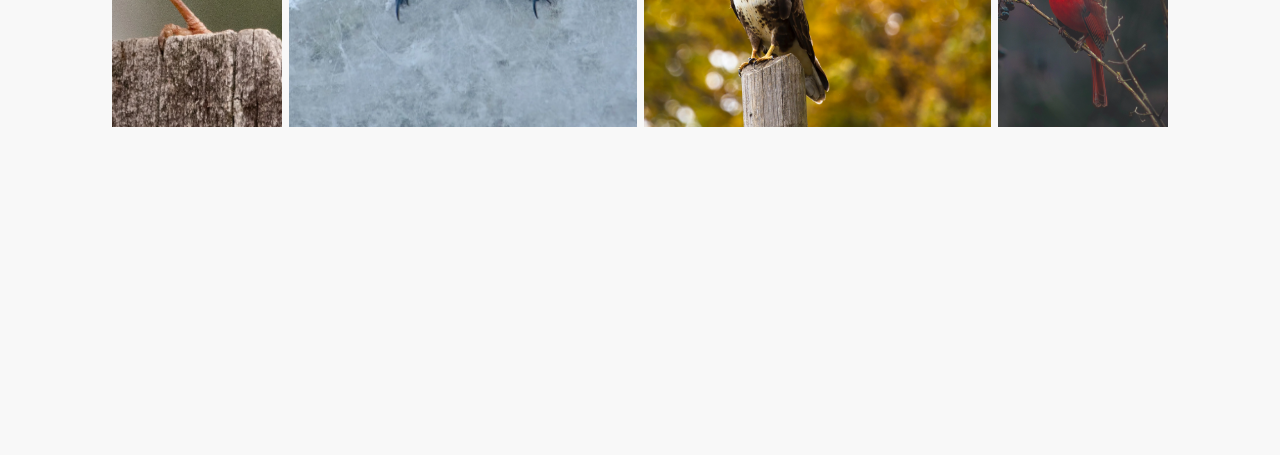
<file: 21-A-Curious-Ornithologist/index.html>
<!DOCTYPE html>
<html lang="en">
  <head>
    <meta charset="UTF-8" />
    <meta name="viewport" content="width=device-width, initial-scale=1.0" />
    <title>Curious Ornithologist</title>

    <link rel="preconnect" href="https://fonts.gstatic.com">
    <link href="https://fonts.googleapis.com/css2?family=Roboto:wght@300;400;700&display=swap" rel="stylesheet">
    <link rel="stylesheet" href="./resources/css/style.css" />
    <script defer src="./resources/js/app.js"></script>
  </head>

  <body class="light">
    <!-- Navbar -->
    <nav class="navbar">
      <ul class="navbar-nav">
        <li class="nav-item">Home</li>
        <li class="nav-item">Bird Families</li>
        <li class="nav-item">About</li>

        <li class="nav-item has-dropdown">
          <a href="#">Theme</a>
          <ul class="dropdown">
            <li class="dropdown-item">
              <a id="light" href="#">Light Mode</a>
            </li>
            <li class="dropdown-item">
              <a id="dark" href="#">Dark Mode</a>
            </li>
            <li class="dropdown-item">
              <a id="custom-theme" href="#">Custom Mode</a>
            </li>
          </ul>
        </li>

      </ul>
    </nav>

    <header>
      <h1>A Curious Ornithologist</h1>

      <p>Interact with night and daytime birds using different page themes!</p>
    </header>

    <main>
      <div class="container">
        <div class="">
          <div id="grid" class="grid-wrapper">
            <div id="header-image" class="card header hero col-num"></div>
            <div class="card lrg subhead-1 col-num"></div>
            <div class="card lrg subhead-2 col-num"></div>
            <div class="card block-1"></div>
            <div class="card block-2"></div>
            <div class="card block-3"></div>
            <div class="card block-4"></div>
            <div class="card block-5"></div>
            <div class="card block-6"></div>
            <div class="card block-7"></div>
          </div>
        </div>
    </div>
    </main>
  </body>
</html>
</file>
<file: 1-Healthy-Recipes/style.css>
img {
  height: 150px;
}

.description {
  font-size: 20px;
}

#cook-time {
  font-weight: bold;
}

.ingredients li {
  list-style: square;
}

p.time {
  color: gray;
}

p.citation .external-link {
  color: SeaGreen;
}

h1, h2, p, li {
  font-family: Helvetica;
}
</file>
<file: 11-Citrus-Contact-Form/resources/css/style.css>
/* Site Stylesheet
  1. Global Styles
  2. Typography Styles
  3. Structure Styles
  4. Module Styles
  5. Component Styles
  6. Page Styles
======================================== */

/* 1. Global Styles
======================================== */
* {
  box-sizing: border-box;
}

html {
  height: 100%;
  margin: 0 auto;
  overflow-x: hidden;
  width: 100%;
  -ms-text-size-adjust: 100%;
  -webkit-text-size-adjust: 100%;
}

body {
  height: 100%;
  margin: 0 auto;
  overflow-x: hidden;
  width: 100%;
  text-rendering: optimizeLegibility;
  -webkit-font-smoothing: antialiased;
}

.clearfix::after {
  content: " ";
  clear: both;
  display: table;
}

.float-right {
  float: right;
}

/* 2. Typography Styles
======================================== */
h1,
h2,
h3,
h4,
h5,
h6 {
  color: #414546;
  font-family: 'Roboto', Helvetica, sans-serif;
  font-weight: 700;
  transition: font-size 0.25s ease;
}

h1 {
  font-size: calc(64px / 1.5);
  line-height: 1.25;
}

h2 {
  font-size: calc(64px / 1.5);
}

h3 {
  font-size: calc(45px / 1.5);
}

h4 {
  font-size: calc(23px / 1.5);
}

@media(min-width: 720px) {
  h1 {
    font-size: calc(64px / 1.25);
  }

  h2 {
    font-size: calc(45px / 1.25);
  }

  h3 {
    font-size: calc(32px / 1.25);
  }

  h4 {
    font-size: calc(23px / 1.25);
  }
}

@media(min-width: 1024px) {
  h1 {
    font-size: 64px;
  }

  h2 {
    font-size: 45px;
  }

  h3 {
    font-size: 32px;
  }

  h4 {
    font-size: 23px;
  }
}

p {
  color: #414546;
  font-family: 'Roboto', Georgia, serif;
  font-size: 16px;
  line-height: 23px;
  margin: 0 0 15px;
}

a {
  color: #42A5F5;
  font-family: 'Roboto', Helvetica, sans-serif;
  font-size: 16px;
  line-height: 23px;
}

li {
  color: #414546;
  font-family: 'Roboto', Helvetica, sans-serif;
  font-size: 16px;
  line-height: 23px;
  list-style: none;
}

label {
  color: #414546;
  display: block;
  font-family: 'Roboto', Helvetica, sans-serif;
  font-size: 12px;
  font-weight: 700;
  line-height: 18px;
  margin-bottom: 5px;
}

img {
  width: 100%;
}

b,
strong {
  font-weight: 700;
}

small {
  font-size: 12px;
  line-height: 1.25;
}

/* 3. Structure Styles
======================================== */
.container {
  margin: 0 auto;
  max-width: 1160px;
  padding: 0 15px;
}

.divider {
  border: none;
  border-bottom: 1px solid #F2F3F5;
  clear: both;
  width: 100%;
}

@media(min-width: 720px) {
  .col-1-2 {
    float: left;
    width: calc(97.5%/2);
  }

  .col-1-2:not(:last-child) {
    margin-right: 2.5%;
  }

  .col-1-3 {
    float: left;
    width: calc(95%/3);
  }

  .col-1-3:not(:last-child) {
    margin-right: 2.5%;
  }

  .col-1-4 {
    float: left;
    width: calc(92.5%/4);
  }

  .col-1-4:not(:last-child) {
    margin-right: 2.5%;
  }
}

/* 4. Modules Styles
======================================== */

/* Site Navigation */
.site-header {
  background-color: #34474F;
  padding: 30px 15px 0;
}

.site-header-nav {
  align-items: center;
  display: flex;
}

.site-nav-left,
.site-nav-right {
  align-items: center;
  display: flex;
}

.site-nav-right {
  float: right;
  margin-left: auto;
}

.site-nav-left li:not(:first-child),
.site-nav-right li {
  font-weight: 700;
  display: inline-block;
  line-height: 0;
}

.site-nav-mobile li {
  display: inline-block;
}

.site-nav-left li:not(:last-child),
.site-nav-right li:not(:last-child),
.site-nav-mobile li:not(:last-child) {
  margin-right: 45px;
}

.site-nav-left .logo {
  width: 120px;
}

.site-nav-link {
  color: #FFFFFF;
  text-decoration: none;
}

.site-nav-link-active {
  color: #FF6600;
  text-decoration: none;
}

/* Site Footer */
.footer {
  padding: 30px 30px 60px;
}

.footer-section {
  margin-bottom: 15px;
}

@media(min-width: 720px) {
  .footer-section {
    margin-bottom: 0;
  }
}

.footer .logo {
  margin-bottom: 5px;
  width: 100px;
}

.footer a  {
  color: #959595;
  text-decoration: none;
}

.footer p  {
  margin-bottom: 5px;
}

.footer-email-input {
  margin-right: 2.5%;
  width: 68% !important;
}

.footer-email-button {
  font-size: 12px !important;
  padding: 10px !important;
  width: 27.5% !important;
}

@media(min-width: 768px) {
  .footer-email-input {
    width: 57% !important;
  }

  .footer-email-button {
    width: 37.5% !important;
  }
}

/* 5. Component Styles
======================================== */
.alert {
  border-radius: 3px;
  margin-bottom: 15px;
  padding: 10px 15px;
  text-align: left;
}

.alert-content {
  align-items: center;
  display: flex;
}

.alert-error {
  background-color: #FC472E;
}

.alert img {
  display: inline-block;
  height: 15px;
  margin-right: 5px;
  width: 15px;
}

.alert p {
  color: #FFFFFF;
  display: inline-block;
  margin-bottom: 0;
}

.button {
  border-radius: 3px;
  color: #FFFFFF;
  display: inline-block;
  font-family: 'Roboto', Helvetica, sans-serif;
  font-size: 16px;
  font-weight: 700;
  line-height: normal;
  padding: 15px 30px;
  text-align: center;
  text-decoration: none;
  transition: opacity 0.5s ease;
}

.button:hover {
  opacity: 0.75;
}

.button-primary {
  background-color: #00CF63;
}

.button-secondary {
  background-color: #FFAA00;
}

.button-full {
  width: 100%;
}

.button-small {
  font-size: 13px;
  padding: 10px 30px;
}

.card {
  background-color: #FFFFFF;
  border-radius: 10px;
  box-shadow: 0 0 40px 2px rgba(0, 0, 0, 0.1);
  padding: 30px 30px 15px;
}

.chip {
  display: flex;
  align-items: center;
}

.chip-img-container {
  border-radius: 30em;
  float: left;
  margin-right: 15px;
  overflow: hidden;
  height: 60px;
  width: 60px;
}

.chip-content-container {
  float: left;
}

.chip-content-title {
  margin-bottom: 0;
}
.chip-content-description {
  color: #8F9196;
  margin-bottom: 0;
}

input,
select,
textarea {
  background-color: #FFFFFF;
  border: 1px solid #F2F3F5;
  border-radius: 3px;
  box-shadow: inset 1px 1px 3px 0 rgba(189,191,192,0.10);
  //height: 35px;
  margin-bottom: 15px;
  padding: 10px;
  transition: border-color 0.5s ease;
  width: 100%;
}

input[type="submit"] {
  cursor: pointer;
  height: auto;
  width: auto;
}

input:active,
input:focus,
textarea:active,
textarea:focus {
  border: 1px solid #42A5F5;
  outline: none;
}

textarea {
  height: 100px;
}

.input-error {
  border-color: #FC472E;
}

/* 6. Page Styles
======================================== */
.site-main {
  padding: 60px 15px;
  position: relative;
}

.site-main-background {
  background-color: #34474F;
  height: 600px;
  display: block;
  position: absolute;
  top: 0;
  bottom: 0;
  left: 0;
  right: 0;
  z-index: -1;
}

.site-main-header {
  margin-bottom: 60px;
}

.site-main-header h1,
.site-main-header p {
  color: #FFFFFF;
}

.section-header {
  font-size: 23px;
  line-height: 33px;
  margin-bottom: 15px;
}

.location-details li {
  display: block;
  margin-top: 15px;
}
</file>
<file: 15-Flexbox-To-Do/style.css>
/* Universal Styles */
body {
  margin: 0px;
  background-color: whitesmoke;
  font-family: 'Rock Salt', cursive;
  text-align: center;
}

.secondary-background {
  background-color: snow;
}

.tagline {
  font-family: 'Quicksand', sans-serif;
  color: lightslategrey;
  line-height: 125px;
}

/* Header */
h1 {
  margin: 0;
  background-color: steelblue;
  line-height: 100px;
  color: khaki;
}

h2 {
  margin: 10px;
}

/* App Container */
.container {
  border: 2px solid snow;
  display: flex;
}

/* To Do Section */
.week {
  display: inline-flex;
  flex-direction: column;
  flex-grow: 3;
}

.row {
  min-height: 200px;
  display: flex;
  flex-wrap: wrap;
  justify-content: space-around;
  align-items: center;
}

.square {
  width: 125px;
  height: 125px;
  padding: 10px;
  display: flex;
  justify-content: center;
  align-items: center;
}

.day.square {
  background-color: steelblue;
  border: 1px solid white;
}

.task.square {
  background-color: khaki;
  border: 1px solid white;
}

.task p {
  font-family: 'Quicksand', sans-serif;
  font-weight: 700;
  font-size: 12px;
}

/* Reminders */
.reminders {
  background-color: khaki;
  display: inline-flex;
  flex-grow: 2;
}

.reminders h3 {
  width: 100%;
  margin: 10px;
  color: black;
  line-height: 90px;
  font-size: 24px;
}

/* Footer */
footer {
  font-size: 24px;
}
</file>
<file: 17-Grid-PupSpa/assets/css/style.css>
body {
  background-color: #fcfcfc;
  color: #db6363;
  text-align: center;
}

.grid {
  display: grid;
  grid-template: 100px 8fr 5fr 4fr 5fr 80px / repeat(6, 1fr);
  gap: 20px;
}

header {
  grid-column-start: 1;
  grid-column-end: span 6;
  display: grid;
}

.title {
  margin: auto;
  color: #dc6363;
  font-family: Poppins;
  font-size: 2em;
  font-weight: 700;
}

.banner {
  padding: 3%;
  background-color: #db6363;
  color: #ffffff;
  font-family: Poppins;
  font-size: 3em;
  font-weight: 300;
  letter-spacing: 3.7px;
    grid-column-start: 1;
  grid-column-end: span 6;

}

p, .banner-contents {
  max-width: 80%;
  margin: auto;
}

img {
  height: 5em;
  margin-left: 75px;
}

.about {
  background-color: #f0f0f0;
  grid-column-start: 1;
  grid-column-end: span 6;
  display: grid;

}

.text {
  color: #2f2d2d;
  font-family: Poppins;
  font-size: 22px;
  font-weight: 700;
  letter-spacing: 0.5px;
}

.box {
  background-color: #2f2f2f;
  color: #ffffff;
  font-family: Poppins;
  font-size: 16px;
  font-weight: 500;
  letter-spacing: 0.5px;
  text-align: center;
  display: grid;

}

.address {
  grid-column: 1 / span 2;
}

.hours {
  grid-column: 3 / span 2;
}

.call-us {
  grid-column: 5 / span 2;
}

.icon {
  height: 80px;
  margin: auto;
}

.testimonial {
  background-color: #f0f0f0;
  color: #db6363;
  font-family: Poppins;
  font-size: 18px;
  font-style: italic;
  letter-spacing: 3.7px;
  display: grid;

}

.one {
  grid-column: 1 / span 3;
}

.two {
  grid-column: 4 / span 3;
}

footer {
  background-color: #db6363;
  color: #ffffff;
  font-family: Poppins;
  font-size: 16px;
  letter-spacing: 0.4px;
  grid-column-start: 1;
  grid-column-end: span 6;
  display: grid;

}
</file>
<file: 18-Grid-Stuffed-Animal-Task-List/assets/css/style.css>
html {
  height: 100%;
}

body {
  height: 100%;
  margin: 0;
  background-image: linear-gradient(359deg, #3023ae, #eb7f7b);
  background-repeat: no-repeat;
  background-attachment: fixed;
}

.navbar {
  display: grid;
  grid-template-columns: 10px 1fr 3fr 1fr;
  position: absolute;
  width: 100%;
  height: 60px;
  background-color: rgba(120,70,154, 0.2);
  text-align: center;
  top: 0;
  left: 0;
  justify-content: space-around;
}

.navbar h1 {
  grid-column: 3 / 4;
  font-family: 'Poppins', sans-serif;
  color: #ffffff;
  margin: 0;
  align-self: center;
}

.container {
  width: 1000px;
  display: grid;
  grid-template-columns: repeat(3, 1fr);
  grid-gap: 20px;
}

.search-bar {
  grid-column: 2 / 3;
  width: 100%;
  height: 40px;
  background-color: rgba(255,255,255, 0.35);
  top: 8px;
  position: absolute;
}

input {
  display: inline-block;
  border: none;
  background: transparent;
  font-size: 14px;
}

.search-bar input {
  float: left;
  height: 18px;
  margin-top: 9px;
  margin-left: 7px; 
}

.card-column input {
  height: 18px;
  margin-left: 15px;  
}

.search-icon {
  float: left;  
  margin-top: 9px;
  margin-left: 7px;
}

.card-column {
  background-color: #ffffff;
  gap: 10px;
  min-height: 700px;
  display: grid;
  grid-template-rows: 50px repeat(5, 100px);
  align-content: start; 
  grid-auto-rows: 100px;
}

.card-column h2 {
  padding: 0;
  margin: 0 auto;
  font-family: 'Work Sans', sans-serif;
  font-size: 16px;
  font-weight: 600;
  letter-spacing: 0.2px;
  text-align: left;
  color: #2f2f2f;
  display: inline-block;
}

.taskgroup-heading {
  margin-left: 15px;
  margin-top: 7px;
}

.site-body {
  position: absolute;
  top: 100px;
  margin-left: 50px;
}

.card {
  margin-right: 15px;
  margin-left: 15px;
  background-color: rgba(216, 216, 216, 0.21);
  border: solid 1px rgba(151,151,151,0.21);
  position: relative;
}

.rectangle {
  width: 57px;
  height: 6px;
  position: relative;
  display: inline-block;
  margin-left: 7px;
}

.list-icon {
  display: inline-block;
  margin-left: 7px;
  margin-bottom: 5px;
  position: absolute;
  bottom: 0;
}

.task-description {
  margin-left: 7px;
  margin-top: 0;
  font-family: 'Work Sans', sans-serif;
  font-size: 14px;
  letter-spacing: 0.2px;
  text-align: left;
  color: #2f2f2f;
}

.ellipsis-icon {
  display: inline-block;
  float: right;
  margin-right: 15px;
}

.task-date {
  display: inline-block;
  font-family: 'Work Sans', sans-serif;
  font-size: 10px;
  letter-spacing: 0.1px;
  text-align: left;
  color: #9b9b9b;
  position: absolute;
  bottom: 0;
  margin-bottom: 5px;
  left: 25px;
}

.yellow {
  background-color: #fdcb1e;
}

.orange {
  background-color: #ff7700;
}

.green {
  background-color: #50e3c2;
}

.blue {
  background-color: #3343e5;
}

.add-card {
  background-color: rgba(216, 216, 216, 0.21);
  border: solid 1px rgba(151,151,151,0.21);
  color: #2f2f2f;
}
</file>
<file: 19-20000-Leagues-Under-The-Sea/resources/css/style.css>
/* Universal Styles */

html {
  font-size: 16px;
}

body {
  min-width: 475px;
  font-family: "Cormorant Garamond", serif;
}

@media only screen and (max-width: 810px) {
  html {
    font-size: 14px;
  }
}

@media only screen and (max-width: 540px) {
  html {
    font-size: 12px;
  }
}

/* Navigation Bar */

nav {
  position: fixed;
  z-index: 5;
  left: -17.8em;
  display: flex;
  align-items: center;
  height: 100%;
  padding-left: 5rem;
  padding-right: 2rem;
  background: url("../images/nav_background.png") center center repeat;
  font-family: "Proza Libre", serif;
  font-size: 18px;
  line-height: 2.2;
  font-weight: bold;
  color: #142033;
  transition: left 500ms ease-in;
}

nav:hover {
  left: 0;
}

nav .hover-content {
  margin-right: 3em;
}

nav h2 {
  font-family: "Cormorant Garamond", serif;
  font-size: 2.6em;
  font-weight: bold;
  color: #639eff;
}

nav h3 {
  padding-bottom: 1.1em;
}

nav ol {
  list-style: upper-roman outside;
}

nav a {
  text-decoration: none;
  color: inherit;
  transition: color 500ms ease-in;
}

nav a:hover,
nav a.active {
  color: #639eff;
}

/* Header */

header {
  padding: 3.125rem 13rem;
  background-color: #142033;
  text-align: center;
  font-weight: bold;
  line-height: 2.1;
  color: #b3d0ff;
}

header h1 {
  font-size: 6rem;
  line-height: 1;
  font-weight: 500;
  color: #66a1ff;
}

header em {
  font-size: 1.5rem;
  font-style: italic;
}

header h2 {
  font-size: 3rem;
}

@media only screen and (max-width: 810px) {
  header {
    padding: 3.125rem 8rem 3.125rem 10rem;
  }

  header h1 {
    font-size: 4rem;
  }

  header h2 {
    font-size: 2rem;
  }
}

/* Book Content */

.book-content {
  padding: 4.75rem 20%;
  background-color: #f2f7ff;
  font-family: "Proza Libre", sans-serif;
  font-size: 1.5rem;
  line-height: 2;
  color: #4a4a4a;
  cursor: default;
}

.book-content h3 {
  text-align: center;
  font-size: 3rem;
  line-height: 2.1;
  font-weight: bold;
  color: #142033;
}

.chapter {
  color: #639eff;
}

.chapter .number {
  display: block;
  font-size: 1.25rem;
}

.chapter .name {
  display: block;
  font-size: 2.25rem;
}

.book-content .prose {
  margin-bottom: 4.75rem;
}

@media only screen and (max-width: 810px) {
  .book-content {
    padding-right: 10%;
  }
}

@media only screen and (max-width: 540px) {
  .book-content {
    padding-right: 1%;
  }
}

/* Word Definitions */

.definable {
  display: inline;
}

.definable .word {
  color: #639eff;
}

.definable .word:hover {
  color: #306acc;
  transition: color 500ms ease-in;
}

.definable .definition-container {
  position: fixed;
  z-index: 10;
  top: -100%;
  left: 0;
  box-sizing: border-box;
  width: 100%;
  padding: 0.5rem 4rem 2rem 4rem;
  background-color: #ffffff;
  box-shadow: 0 0 64px 0 rgba(0, 0, 0, 0.2);
  opacity: 0;
  font-family: "Proza Libre", sans-serif;
  font-size: 1.5rem;
  transition: top 900ms ease-in, opacity 100ms ease-out 500ms;
}

.definable:hover .definition-container {
  top: 0;
  opacity: 1;
}

.definition-container h4 {
  font-family: "Cormorant Garamond", serif;
  font-size: 3rem;
  font-weight: bold;
  line-height: 2.1;
  color: #66a1ff;
}

.definition-container .information {
  display: block;
  line-height: 2.5;
  color: #9b9b9b;
}

.definition-container .definitions {
  list-style: inside decimal;
  line-height: 1.7;
  color: #4a4a4a;
}

/* Chapter Navigation Buttons */

.navigation-buttons {
  display: flex;
  justify-content: space-between;
  align-items: center;
}

.button {
  display: inline-flex;
  justify-content: space-between;
  align-items: center;
  width: 13rem;
  padding: 0 2rem;
  background-color: #639eff;
  opacity: 0.3;
  font-size: 3rem;
  font-weight: bold;
  text-decoration: none;
  color: #ffffff;
  transition: opacity 500ms ease-out;
}

.button:hover {
  opacity: 1;
}

@media only screen and (max-width: 930px) {
  .button {
    width: auto;
    padding: 1rem 2rem;
  }

  .button .action {
    display: none;
  }
}
</file>
<file: 2-Olivia-Woodruff-Portfolio/style.css>
.header {
  background-color: CornflowerBlue;
  text-align: center;
}

.about-me {
  font-size: 20px;
  opacity: 50%;
}

.title {
  font-weight: bold;
}

h1 {
  color: Azure;
}

body {
  font-family: Georgia;
  background-image: url('https://content.codecademy.com/courses/learn-css-selectors-visual-rules/hypnotize_bg.png');
}
</file>
<file: 20-Tsunami Coffee/resources/css/style.css>
html,
body {
  font-family: Helvetica, sans-serif;
  font-size: 16px;
  margin: 0;
  background-color: white;
}

.container {
  max-width: 960px;
  margin: 0 auto;
}

.main {
  background-image: url("../images/bg-photo.webp");
  height: 30rem;
  padding-top: 1rem;
}

.main img {
  width: 15rem;
  display: block;
  margin: auto;
  margin-top: 5rem;
}

nav {
  background-color: OrangeRed;
  color: White;
}

ul {
  list-style: none;
  margin: 0;
}

li {
  padding: 0.75rem 1.25rem;
  display: inline-block;
}

.supporting,
.rating,
.gallery,
.location {
  margin: 4em auto;
}

.supporting {
  display: flex;
  align-items: flex-start;
  padding: 0 1rem;
}

.supporting img {
  height: 10%;
  width: 10%;
  margin-right: 5%;
}

.rating {
  background-color: OrangeRed;
  height: 20rem;
  padding: 0 1rem;
  color: white;
  display: flex;
  justify-content: center;
  align-items: center;
}

.rating h1 {
  font-size: 2.5rem;
}

.gallery img {
  display: block;
  width: 30%;
  margin: 1.5%;
  float: left;
}

.clearfix {
  clear: both;
}

.location {
  text-align: center;
  margin-bottom: 7rem;
}

.location img {
  width: 100%;
}

footer {
  background-color: OrangeRed;
  padding: 0 1rem;
}

footer .container {
  display: flex;
  align-items: center;
  justify-content: space-between;
  padding: 5em 0;
  color: white;
}

@media only screen and (max-width: 960px) {
  .main {
    padding-top: 0;
  }
}

@media only screen and (max-width: 700px) {
  .supporting img {
    display: none;
  }
}

@media only screen and (max-width: 470px) {
  .rating h1 {
    font-size: 2rem;
  }

  .gallery img {
    margin: 0;
  }
}

@media only screen and (max-width: 510px) {
  footer nav {
    display: none;
  }
}
</file>
<file: 21 - A Curious Ornithologist/style.css>
:root {
  --main-white: #f8f8f8;
  --main-gray-1: #dbe1e8;
  --secondary-gray: #b2becd;
  --secondary-gray-2: #6c7983;
  --dark-gray: #454e56;
  --main-black: #2a2e35;
  --secondary-black: #12181b;
  --accent-blue: #0084a5;
  --drop-down-custom: #add2eb;

  --hue: 206;
  --accent-hue: 25;
  --text-color-dark-mode: hsl(var(--hue), 10%, 62%);
  --text-color-highlight: hsl(var(--accent-hue), 70%, 45%);
  --link-color: hsl(var(--hue), 90%, 70%);
  --accent-color: hsl(var(--accent-hue), 100%, 70%);
  --button-background: hsl(var(--hue), 63%, 43%);
  --dark-dropdown-background: hsl(var(--hue), 63%, 43%);
  --dark-mode-background: hsl(var(--hue), 20%, 12%);

  /* Custom theme variables go below */
  --custom-main-bg: #add2eb;
  --custom-font: #181e34;
  --custom-secondary-bg: #0f2417;
  --custom-accent: #a24f0b;
  --custom-drop: #67929e;

  /* Custom Functions go below */
  --main-bird: url("images/hummingbird.jpg");
  --night-bird: url("images/owl.jpg");
  --path-value-1: 20%;
  --path-value-2: 80%;
  --path-value-3: 100%;
}

.light {
  --bg: var(--main-white);
  --bg-nav: linear-gradient(
    to top,
    var(--main-gray-1),
    var(--secondary-gray-2)
  );
  --bg-dropdown: var(--main-white);
  --text: var(--secondary-black);
  --border-color: var(--accent-blue);
  --bg-custom: var(--drop-down-custom);
  --bird: var(--main-bird);
}

/* Dark theme code goes below */
.dark {
  --bg: var(--dark-mode-background);
  --bg-dropdown: var(--dark-mode-background);
  --text: var(--text-color-dark-mode);
  --border-color: var(--accent-color);
  --bg-custom: var(--drop-down-custom);
  --bg-nav: linear-gradient(
    to bottom,
    var(--link-color),
    var(--secondary-black)
  );
  --bird: var(--night-bird);
}
/* Custom theme code goes below */
.custom-theme {
  --bg: var(--custom-main-bg);
  --bg-dropdown: var(--custom-drop);
  --text: var(--custom-font);
  --border-color: var(--custom-accent);
  --bg-custom: var(--custom-main-bg);
  --bg-nav: linear-gradient(
    to right,
    var(--custom-main-bg),
    var(--custom-secondary-bg)
  );
  --bird: var(--night-bird);
  --clip1: var(--path-value-1);
  --clip2: var(--path-value-2);
  --clip3: var(--path-value-3);
}

#dark::before {
  background: #2a2e35;
}

#light::before {
  background: #ffffff;
}

#custom-theme::before {
  background: var(--bg-custom);
}

*,
*::before,
*::after {
  box-sizing: border-box;
}

body {
  margin: 0;
  padding: 0;
  color: var(--text);
  background: var(--bg);
  transition: background 500ms ease-in-out, color 1000ms ease-in-out;
  font-family: "Roboto", sans-serif;
}

ul {
  list-style-type: none;
  margin: 0;
  padding: 0;
}

a {
  color: currentColor;
  text-decoration: none;
}

header {
  padding: 1em;
  background: var(--bg-nav);
  margin-bottom: 1em;
  padding-bottom: 2.5em;
  text-align: center;
  clip-path: polygon(
    var(--clip1) 0%,
    var(--clip2) 0%,
    var(--clip3) var(--clip3),
    0% var(--clip3)
  );
}

main {
  max-height: 1000px;
  padding: 2rem;
}

.navbar {
  height: 75px;
  width: 100%;
  background: var(--bg);
  color: var(--text);
  font-size: clamp(0.8rem, 1rem, 1.2rem);
  font-weight: bold;
}

.navbar-nav {
  display: flex;
  align-items: center;
  justify-content: space-evenly;
  height: 100%;
}

.dropdown {
  position: absolute;
  display: block;
  width: relative;
  opacity: 0;
  z-index: 2;
  background: var(--bg-dropdown);
  border-top: 2px solid var(--border-color);
  height: 3rem;
  margin-top: 2rem;
  padding: 0.5rem;
  filter: drop-shadow(30px 10px 6px rgba(2, 8, 20, 0.1));
  transform: translateX(-40%);
  transition: opacity 0.15s ease-out;
}

.has-dropdown:focus-within .dropdown {
  opacity: 1;
  pointer-events: auto;
  height: 125px;
  margin-top: 4px;
  width: 180px;
}

.dropdown-item a {
  width: 100%;
  height: 100%;
  size: 0.7rem;
  padding-left: 10px;
  font-weight: bold;
}

.dropdown-item a::before {
  content: " ";
  border: 2px solid var(--border-color);
  border-radius: 50%;
  width: 2rem;
  height: 2rem;
  margin-top: 4px;
  display: inline-block;
  vertical-align: middle;
  margin-right: 10px;
}

img {
  display: block;
  border: 0;
  width: 100%;
  height: auto;
}

.container {
  display: flex;
  flex-direction: column;
  max-width: 100%;
  padding: calc(5% + 1.5vw);
}

.card {
  background-size: cover;
  background-position: center;
  background-repeat: no-repeat;
  margin: 0.5rem;
}

.center {
  display: flex;
  align-items: center;
  justify-content: center;
}

.header {
  background-image: url("images/bird1.webp");
}

.subhead-1 {
  background-image: var(--bird);
}

.subhead-1:hover {
  filter: hue-rotate(3.142rad);
  transition: filter 0.5s ease-in;
  cursor: pointer;
}
.subhead-2 {
  background-image: url("images/bird3.webp");
}

.block-1 {
  background-image: url("images/bird4.webp");
}

.block-1:hover {
  filter: blur(1.2px);
  transition: filter 0.5s ease-in;
  cursor: pointer;
}
.block-2 {
  background-image: url("images/bird5.webp");
}

.block-3 {
  background-image: url("images/bird6.webp");
}

.block-4 {
  background-image: url("images/bird7.webp");
}

.block-5 {
  background-image: url("images/bird8.webp");
}

.block-6 {
  background-image: url("images/bird9.webp");
}

.block-7 {
  background-image: url("images/bird10.webp");
}

@supports (display: grid) {
  @media screen and (min-width: 400px) {
    .card {
      margin: 0px;
    }

    .grid-wrapper {
      grid-template-columns: 1fr 1fr;
      grid-template-rows: 2fr 2fr 3fr 2fr 2fr 2fr;
      display: grid;
      height: 100em;
      justify-content: center;
      align-content: end;
      grid-gap: 7px;
    }

    .col-num {
      grid-column: span 2;
    }
  }

  @supports (display: grid) {
    @media screen and (min-width: 600px) {
      .grid-wrapper {
        grid-template-columns: repeat(6, 1fr);
      }

      .header {
        grid-column: span 3;
        grid-row-start: 2;
        grid-row-end: 4;
      }
      .subhead-1 {
        grid-column: span 3;
        grid-row-start: 1;
        grid-row-end: 2;
      }

      .subhead-2 {
        grid-column: span 3;
        grid-row-start: 1;
        grid-row-end: 3;
      }

      .block-1 {
        grid-column-start: 4;
        grid-column-end: 7;
        grid-row-start: 3;
        grid-row-end: 4;
      }

      .block-2 {
        grid-column: span 1;
        grid-row-start: 4;
        grid-row-end: 6;
      }

      .block-3 {
        grid-column-start: 2;
        grid-column-end: 4;
        grid-row-start: 4;
        grid-row-end: 6;
      }

      .block-4 {
        grid-column: span 2;
        grid-row-start: 4;
        grid-row-end: 5;
      }

      .block-5 {
        grid-column: span 2;
      }

      .block-6 {
        grid-column: span 1;
        grid-row-start: 4;
        grid-row-end: 5;
      }

      .block-7 {
        grid-column: span 1;
      }
    }
  }
}
</file>
<file: 21-A-Curious-Ornithologist/resources/css/style.css>
:root {
  --main-white: #f8f8f8;
  --main-gray-1: #dbe1e8;
  --secondary-gray: #b2becd;
  --secondary-gray-2: #6c7983;
  --dark-gray: #454e56;
  --main-black: #2a2e35;
  --secondary-black: #12181b;
  --accent-blue: #0084a5;
  --drop-down-custom: #add2eb;

  --hue: 206;
  --accent-hue: 25;
  --text-color-dark-mode: hsl(var(--hue), 10%, 62%);
  --text-color-highlight: hsl(var(--accent-hue), 70%, 45%);
  --link-color: hsl(var(--hue), 90%, 70%);
  --accent-color: hsl(var(--accent-hue), 100%, 70%);
  --button-background: hsl(var(--hue), 63%, 43%);
  --dark-dropdown-background: hsl(var(--hue), 63%, 43%);
  --dark-mode-background: hsl(var(--hue), 20%, 12%);

  /* Custom theme variables go below */
  --custom-main-bg: #add2eb;
  --custom-font: #181e34;
  --custom-secondary-bg: #0f2417;
  --custom-accent: #a24f0b;
  --custom-drop: #67929e;

  /* Custom Functions go below */
  --main-bird: url("../images/hummingbird.jpg");
  --night-bird: url("../images/owl.jpg");
  --path-value-1: 20%;
  --path-value-2: 80%;
  --path-value-3: 100%;
}

.light {
  --bg: var(--main-white);
  --bg-nav: linear-gradient(
    to top,
    var(--main-gray-1),
    var(--secondary-gray-2)
  );
  --bg-dropdown: var(--main-white);
  --text: var(--secondary-black);
  --border-color: var(--accent-blue);
  --bg-custom: var(--drop-down-custom);
  --bird: var(--main-bird);
}

/* Dark theme code goes below */
.dark {
  --bg: var(--dark-mode-background);
  --bg-dropdown: var(--dark-mode-background);
  --text: var(--text-color-dark-mode);
  --border-color: var(--accent-color);
  --bg-custom: var(--drop-down-custom);
  --bg-nav: linear-gradient(
    to bottom,
    var(--link-color),
    var(--secondary-black)
  );
  --bird: var(--night-bird);
}
/* Custom theme code goes below */
.custom-theme {
  --bg: var(--custom-main-bg);
  --bg-dropdown: var(--custom-drop);
  --text: var(--custom-font);
  --border-color: var(--custom-accent);
  --bg-custom: var(--custom-main-bg);
  --bg-nav: linear-gradient(
    to right,
    var(--custom-main-bg),
    var(--custom-secondary-bg)
  );
  --bird: var(--night-bird);
  --clip1: var(--path-value-1);
  --clip2: var(--path-value-2);
  --clip3: var(--path-value-3);
}

#dark::before {
  background: #2a2e35;
}

#light::before {
  background: #ffffff;
}

#custom-theme::before {
  background: var(--bg-custom);
}

*,
*::before,
*::after {
  box-sizing: border-box;
}

body {
  margin: 0;
  padding: 0;
  color: var(--text);
  background: var(--bg);
  transition: background 500ms ease-in-out, color 1000ms ease-in-out;
  font-family: "Roboto", sans-serif;
}

ul {
  list-style-type: none;
  margin: 0;
  padding: 0;
}

a {
  color: currentColor;
  text-decoration: none;
}

header {
  padding: 1em;
  background: var(--bg-nav);
  margin-bottom: 1em;
  padding-bottom: 2.5em;
  text-align: center;
  clip-path: polygon(
    var(--clip1) 0%,
    var(--clip2) 0%,
    var(--clip3) var(--clip3),
    0% var(--clip3)
  );
}

main {
  max-height: 1000px;
  padding: 2rem;
}

.navbar {
  height: 75px;
  width: 100%;
  background: var(--bg);
  color: var(--text);
  font-size: clamp(0.8rem, 1rem, 1.2rem);
  font-weight: bold;
}

.navbar-nav {
  display: flex;
  align-items: center;
  justify-content: space-evenly;
  height: 100%;
}

.dropdown {
  position: absolute;
  display: block;
  width: relative;
  opacity: 0;
  z-index: 2;
  background: var(--bg-dropdown);
  border-top: 2px solid var(--border-color);
  height: 3rem;
  margin-top: 2rem;
  padding: 0.5rem;
  filter: drop-shadow(30px 10px 6px rgba(2, 8, 20, 0.1));
  transform: translateX(-40%);
  transition: opacity 0.15s ease-out;
}

.has-dropdown:focus-within .dropdown {
  opacity: 1;
  pointer-events: auto;
  height: 125px;
  margin-top: 4px;
  width: 180px;
}

.dropdown-item a {
  width: 100%;
  height: 100%;
  size: 0.7rem;
  padding-left: 10px;
  font-weight: bold;
}

.dropdown-item a::before {
  content: " ";
  border: 2px solid var(--border-color);
  border-radius: 50%;
  width: 2rem;
  height: 2rem;
  margin-top: 4px;
  display: inline-block;
  vertical-align: middle;
  margin-right: 10px;
}

img {
  display: block;
  border: 0;
  width: 100%;
  height: auto;
}

.container {
  display: flex;
  flex-direction: column;
  max-width: 100%;
  padding: calc(5% + 1.5vw);
}

.card {
  background-size: cover;
  background-position: center;
  background-repeat: no-repeat;
  margin: 0.5rem;
}

.center {
  display: flex;
  align-items: center;
  justify-content: center;
}

.header {
  background-image: url("../images/bird1.webp");
}

.subhead-1 {
  background-image: var(--bird);
}

.subhead-1:hover {
  filter: hue-rotate(3.142rad);
  transition: filter 0.5s ease-in;
  cursor: pointer;
}
.subhead-2 {
  background-image: url("../images/bird3.webp");
}

.block-1 {
  background-image: url("../images/bird4.webp");
}

.block-1:hover {
  filter: blur(1.2px);
  transition: filter 0.5s ease-in;
  cursor: pointer;
}
.block-2 {
  background-image: url("../images/bird5.webp");
}

.block-3 {
  background-image: url("../images/bird6.webp");
}

.block-4 {
  background-image: url("../images/bird7.webp");
}

.block-5 {
  background-image: url("../images/bird8.webp");
}

.block-6 {
  background-image: url("../images/bird9.webp");
}

.block-7 {
  background-image: url("../images/bird10.webp");
}

@supports (display: grid) {
  @media screen and (min-width: 400px) {
    .card {
      margin: 0px;
    }

    .grid-wrapper {
      grid-template-columns: 1fr 1fr;
      grid-template-rows: 2fr 2fr 3fr 2fr 2fr 2fr;
      display: grid;
      height: 100em;
      justify-content: center;
      align-content: end;
      grid-gap: 7px;
    }

    .col-num {
      grid-column: span 2;
    }
  }

  @supports (display: grid) {
    @media screen and (min-width: 600px) {
      .grid-wrapper {
        grid-template-columns: repeat(6, 1fr);
      }

      .header {
        grid-column: span 3;
        grid-row-start: 2;
        grid-row-end: 4;
      }
      .subhead-1 {
        grid-column: span 3;
        grid-row-start: 1;
        grid-row-end: 2;
      }

      .subhead-2 {
        grid-column: span 3;
        grid-row-start: 1;
        grid-row-end: 3;
      }

      .block-1 {
        grid-column-start: 4;
        grid-column-end: 7;
        grid-row-start: 3;
        grid-row-end: 4;
      }

      .block-2 {
        grid-column: span 1;
        grid-row-start: 4;
        grid-row-end: 6;
      }

      .block-3 {
        grid-column-start: 2;
        grid-column-end: 4;
        grid-row-start: 4;
        grid-row-end: 6;
      }

      .block-4 {
        grid-column: span 2;
        grid-row-start: 4;
        grid-row-end: 5;
      }

      .block-5 {
        grid-column: span 2;
      }

      .block-6 {
        grid-column: span 1;
        grid-row-start: 4;
        grid-row-end: 5;
      }

      .block-7 {
        grid-column: span 1;
      }
    }
  }
}
</file>
